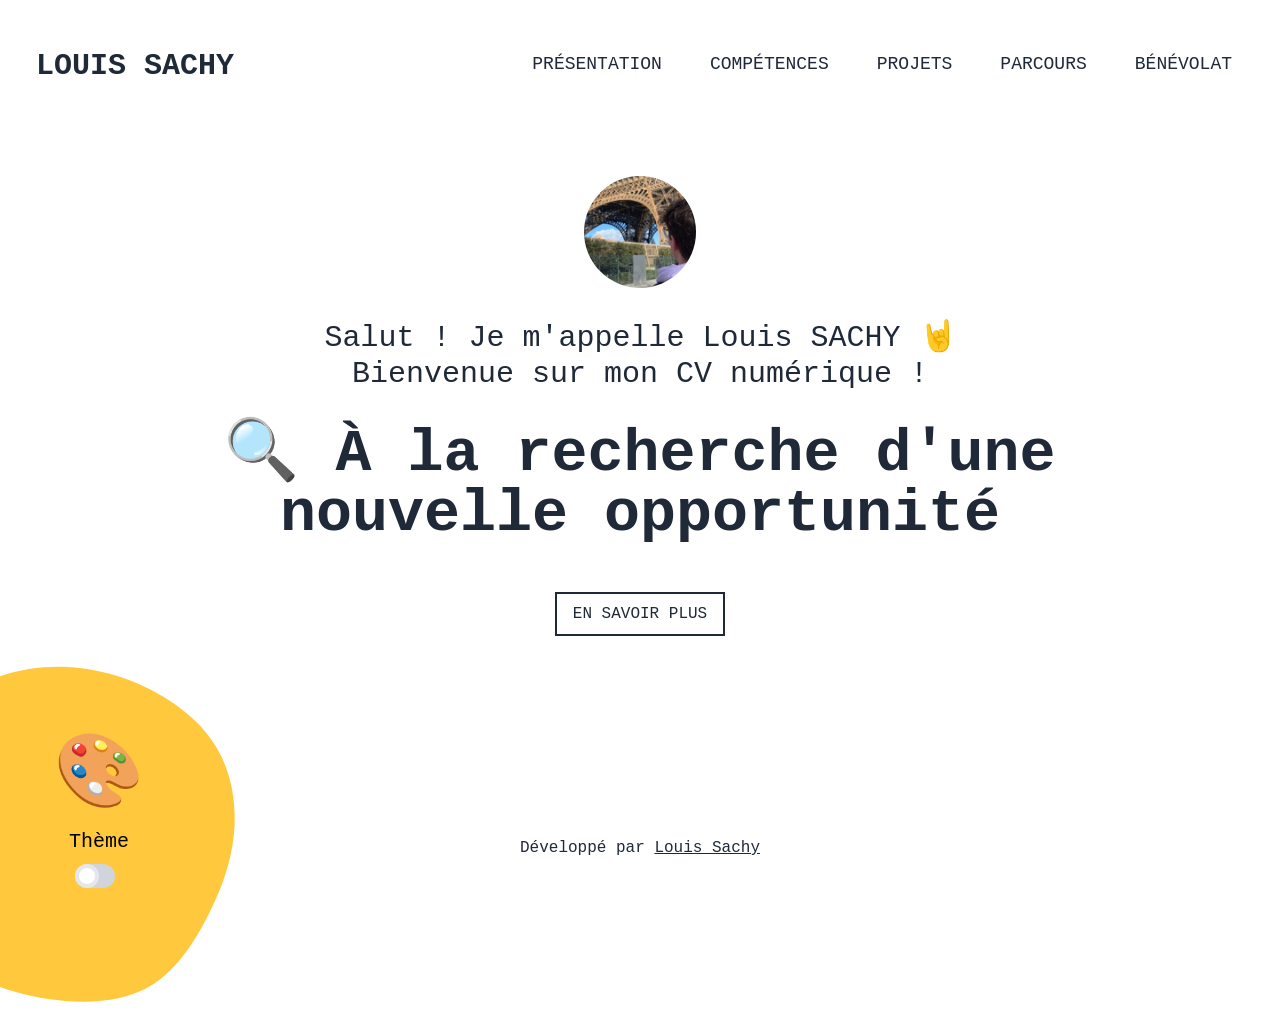
<file: index.html>
<!DOCTYPE html>
<html lang="fr">
<head>
    <meta charset="utf-8"/>
    <meta name="author" content="Louis Sachy, louisachy@icloud.com">
    <meta name="description" content="Je m'appelle Louis SACHY. N'hésitez pas à visiter ce site pour en apprendre davantage sur mon parcours professionnel, mes compétences ou bien mes projets."/>
    <meta name="keywords" content="louis sachy, développeur, louis, amiens, développeur amiens, louis amiens, développeur mobile, louis sachy amiens, développeur mobile louis sachy"/>
    <meta name="language" content="fr-FR">
    <meta name="robots" content="index,follow"/>
    <meta name="subject" content="CV numérique de Louis Sachy">
    <meta name="viewport" content="width=device-width, initial-scale=1.0">
    <title>Louis SACHY - Accueil</title>
    <script src="assets/js/navbar.js"></script>
    <script src="assets/js/theme.js"></script>
    <script src="assets/libs/tailwind.js"></script>
    <script src="assets/libs/fontawesome.js"></script>
</head>
<body class="font-mono bg-white relative lg:overflow-hidden lg:h-screen transition-colors duration-1000 theme">
    <div class="hidden md:block absolute -bottom-32 -left-32 w-96 h-96 z-40">
        <div class="absolute text-xl right-28 z-50 text-start top-1/4">
            <span class="text-7xl align-self">🎨</span>
            <p class="pt-4 text-center pb-2">Thème</p>
            <div class="flex justify-center">
                <div class="relative inline-block w-10 mr-2 align-middle select-none" id="test">
                    <input type="checkbox" name="themeToggle" id="themeToggle" onchange="changeTheme()" class="checked:bg-gray-800 outline-none focus:outline-none right-4 checked:right-0 duration-200 ease-in absolute block w-6 h-6 rounded-full bg-white border-4 appearance-none cursor-pointer"/>
                    <label for="themeToggle" class="block overflow-hidden h-6 rounded-full bg-gray-300 cursor-pointer"></label>
                </div>
            </div>
        </div>
        <svg viewBox="0 0 200 200" class="absolute w-full h-full" xmlns="http://www.w3.org/2000/svg">
            <path fill="#FFC83D" d="M44.7,-76.4C58.8,-69.2,71.8,-59.1,79.6,-45.8C87.4,-32.6,90,-16.3,88.5,-0.9C87,14.6,81.4,29.2,74.1,43.2C66.7,57.2,57.6,70.6,45,78.1C32.4,85.6,16.2,87.1,0.7,85.9C-14.8,84.7,-29.6,80.9,-43.9,74.4C-58.3,67.9,-72,58.7,-79.8,45.9C-87.7,33,-89.5,16.5,-88.9,0.3C-88.4,-15.9,-85.4,-31.7,-78.1,-45.4C-70.8,-59.1,-59.1,-70.6,-45.3,-77.9C-31.6,-85.3,-15.8,-88.5,-0.3,-88.1C15.3,-87.6,30.5,-83.5,44.7,-76.4Z" transform="translate(100 100)"/>
        </svg>
    </div>
    <main class="overflow-auto h-full">
        <header class="h-24 sm:h-32 flex items-center z-30 w-full">
            <div class="container mx-auto px-6 flex items-center justify-between">
                <div class="uppercase text-gray-800 font-black text-3xl flex items-center transition-colors duration-1000 theme">
                    <a href="index.html" class="text-3xl ml-3 mt-1 hover:text-amber-400">
                        <h1>
                            Louis SACHY
                        </h1>
                    </a>
                </div>
                <div class="flex items-center">
                    <nav class="font-sen text-gray-800 uppercase text-lg md:flex items-center hidden transition-colors duration-1000 theme">
                        <a href="presentation.html" class="py-2 px-6 flex hover:text-amber-400">Présentation</a>
                        <a href="competences.html" class="py-2 px-6 flex hover:text-amber-400">Compétences</a>
                        <a href="projets.html" class="py-2 px-6 flex hover:text-amber-400">Projets</a>
                        <a href="parcours.html" class="py-2 px-6 flex hover:text-amber-400">Parcours</a>
                        <a href="benevolat.html" class="py-2 px-6 flex hover:text-amber-400">Bénévolat</a>
                    </nav>
                    <button class="md:hidden flex flex-col ml-4" onclick="changeTheme()">
                        <i id="themeIcon" class="fa-solid fa-sun text-gray-800 hover:text-amber-400 text-3xl transition-colors duration-1000 theme"></i>
                    </button>
                    <button class="md:hidden flex flex-col ml-4" onclick="toggleNavbar()">
                        <i class="fas fa-bars-staggered text-gray-800 hover:text-amber-400 text-3xl transition-colors duration-1000 theme"></i>
                    </button>
                </div>
            </div>
        </header>
        <div class="hidden pb-4 md:hidden md:pb-0" id="mobile-menu">
            <ul class="font-sen text-gray-800 uppercase text-md md:flex items-center transition-colors duration-1000 theme">
                <li><a href="presentation.html" class="flex hover:text-amber-400 py-4 pl-4 sm:pl-16">Présentation</a></li>
                <li><a href="competences.html" class="flex hover:text-amber-400 py-4 pl-4 sm:pl-16">Compétences</a></li>
                <li><a href="projets.html" class="flex hover:text-amber-400 py-4 pl-4 sm:pl-16">Projets</a></li>
                <li><a href="parcours.html" class="flex hover:text-amber-400 py-4 pl-4 sm:pl-16">Parcours</a></li>
                <li><a href="benevolat.html" class="flex hover:text-amber-400 py-4 pl-4 sm:pl-16">Bénévolat</a></li>
            </ul>
        </div>
        <div class="flex relative z-20 items-center mt-8">
            <div class="container mx-auto px-6 flex flex-col justify-between items-center relative py-4">
                <div class="flex flex-col items-center">
                    <img src="assets/images/me.jpg" alt="Photo de moi regardant la tour Eiffel" class="rounded-full w-28 mx-auto"/>
                    <h1 class="max-w-5xl text-2xl md:text-3xl mt-8 mb-6 text-center text-gray-800 transition-colors duration-1000 theme">
                        Salut ! Je m'appelle Louis SACHY 🤘<br>Bienvenue sur mon CV numérique !
                    </h1>
                    <h2 class="max-w-4xl text-4xl md:text-6xl font-bold mx-auto text-gray-800 text-center py-2 transition-colors duration-1000 theme">
                        🔍 À la recherche d'une nouvelle opportunité
                    </h2>
                    <div class="flex items-center justify-center bg-transparent text-gray-800 transition-colors duration-1000 theme">
                        <a href="recherche.html" class="py-2 my-2 px-4 mt-8 md:my-10 border-2 border-gray-800 hover:border-amber-400 hover:bg-amber-400 hover:text-white theme-ignore-text-hover theme">
                            <span class="uppercase text-md">
                                En savoir plus
                            </span>
                        </a>
                    </div>
                </div>
            </div>
        </div>
        <footer class="w-full py-8">
            <div class="max-w-screen-xl mx-auto px-4">
                <div class="pt-8 flex max-w-xs mx-auto items-center justify-between">
                    <a href="mailto:louisachy@icloud.com" class="text-gray-800 transition-colors duration-1000 hover:transition-none theme">
                        <i class="fas fa-envelope text-2xl pr-8 hover:text-amber-400"></i>
                    </a>
                    <a href="https://www.linkedin.com/in/louis-sachy/" target="_blank" class="text-gray-800 transition-colors duration-1000 hover:transition-none theme">
                        <i class="fab fa-linkedin-in text-2xl pr-8 hover:text-amber-400"></i>
                    </a>
                    <a href="https://github.com/Loot1" target="_blank" class="text-gray-800 transition-colors duration-1000 theme">
                        <i class="fab fa-github text-2xl pr-8 hover:text-amber-400"></i>
                    </a>
                    <a href="https://gitlab.com/Loot1" target="_blank" class="text-gray-800 transition-colors duration-1000 hover:transition-none theme">
                        <i class="fab fa-gitlab text-2xl hover:text-amber-400"></i>
                    </a>
                </div>
                <div class="text-center text-gray-800 pt-10 sm:pt-12 font-light flex items-center justify-center transition-colors duration-1000 theme">
                    <span>Développé par 
                        <a href="https://www.linkedin.com/in/louis-sachy/" target="_blank" class="underline hover:text-amber-400"> Louis Sachy</a>
                    </span>
                </div>
            </div>
        </footer>
    </main>
</body>
</html>
</file>
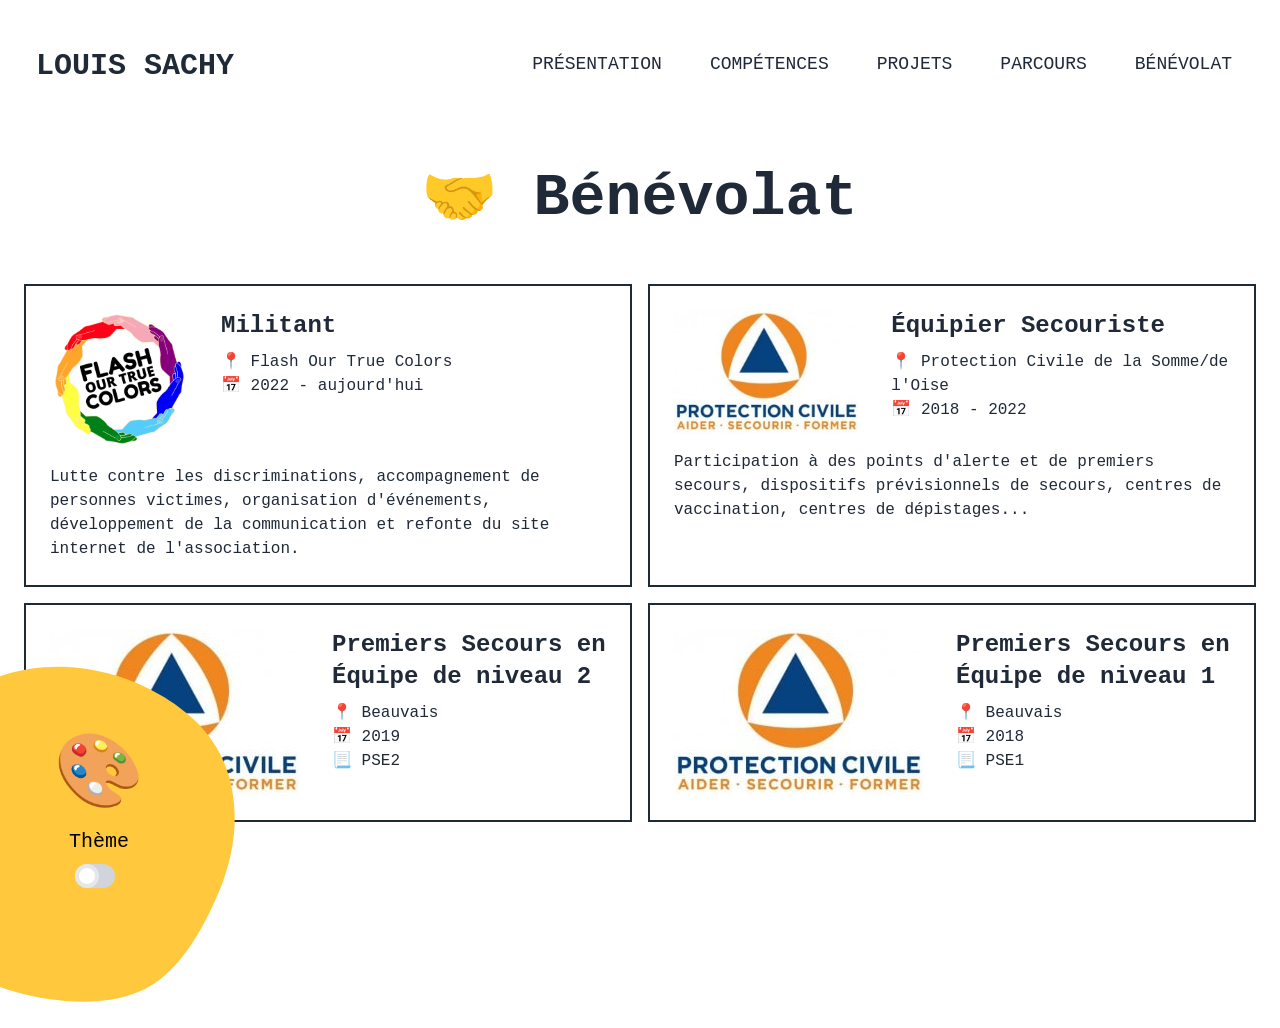
<file: benevolat.html>
<!DOCTYPE html>
<html lang="fr">
<head>
    <meta charset="utf-8"/>
    <meta name="author" content="Louis Sachy, louisachy@icloud.com">
    <meta name="description" content="Je m'appelle Louis SACHY. Bénévole depuis plusieurs années, mon expérience de bénévolat est disponible sur cette page."/>
    <meta name="keywords" content="louis sachy, développeur, louis, amiens, développeur amiens, louis amiens, développeur mobile, louis sachy amiens, développeur mobile louis sachy"/>
    <meta name="language" content="fr-FR">
    <meta name="robots" content="index,follow"/>
    <meta name="subject" content="Bénévolat de Louis Sachy">
    <meta name="viewport" content="width=device-width, initial-scale=1.0">
    <title>Louis SACHY - Bénévolat</title>
    <script src="assets/js/navbar.js"></script>
    <script src="assets/js/theme.js"></script>
    <script src="assets/libs/tailwind.js"></script>
    <script src="assets/libs/fontawesome.js"></script>
</head>
<body class="font-mono bg-white relative lg:overflow-hidden lg:h-screen transition-colors duration-1000 theme">
    <div class="hidden md:block absolute -bottom-32 -left-32 w-96 h-96 z-40">
        <div class="absolute text-xl right-28 z-50 text-start top-1/4">
            <span class="text-7xl align-self">🎨</span>
            <p class="pt-4 text-center pb-2">Thème</p>
            <div class="flex justify-center">
                <div class="relative inline-block w-10 mr-2 align-middle select-none" id="test">
                    <input type="checkbox" name="themeToggle" id="themeToggle" onchange="changeTheme()" class="checked:bg-gray-800 outline-none focus:outline-none right-4 checked:right-0 duration-200 ease-in absolute block w-6 h-6 rounded-full bg-white border-4 appearance-none cursor-pointer"/>
                    <label for="themeToggle" class="block overflow-hidden h-6 rounded-full bg-gray-300 cursor-pointer"></label>
                </div>
            </div>
        </div>
        <svg viewBox="0 0 200 200" class="absolute w-full h-full" xmlns="http://www.w3.org/2000/svg">
            <path fill="#FFC83D" d="M44.7,-76.4C58.8,-69.2,71.8,-59.1,79.6,-45.8C87.4,-32.6,90,-16.3,88.5,-0.9C87,14.6,81.4,29.2,74.1,43.2C66.7,57.2,57.6,70.6,45,78.1C32.4,85.6,16.2,87.1,0.7,85.9C-14.8,84.7,-29.6,80.9,-43.9,74.4C-58.3,67.9,-72,58.7,-79.8,45.9C-87.7,33,-89.5,16.5,-88.9,0.3C-88.4,-15.9,-85.4,-31.7,-78.1,-45.4C-70.8,-59.1,-59.1,-70.6,-45.3,-77.9C-31.6,-85.3,-15.8,-88.5,-0.3,-88.1C15.3,-87.6,30.5,-83.5,44.7,-76.4Z" transform="translate(100 100)"/>
        </svg>
    </div>
    <main class="overflow-auto h-full">
        <header class="h-24 sm:h-32 flex items-center z-30 w-full">
            <div class="container mx-auto px-6 flex items-center justify-between">
                <div class="uppercase text-gray-800 font-black text-3xl flex items-center transition-colors duration-1000 theme">
                    <a href="index.html" class="text-3xl ml-3 mt-1 hover:text-amber-400">Louis SACHY</a>
                </div>
                <div class="flex items-center">
                    <nav class="font-sen text-gray-800 uppercase text-lg md:flex items-center hidden transition-colors duration-1000 theme">
                        <a href="presentation.html" class="py-2 px-6 flex hover:text-amber-400">Présentation</a>
                        <a href="competences.html" class="py-2 px-6 flex hover:text-amber-400">Compétences</a>
                        <a href="projets.html" class="py-2 px-6 flex hover:text-amber-400">Projets</a>
                        <a href="parcours.html" class="py-2 px-6 flex hover:text-amber-400">Parcours</a>
                        <a href="benevolat.html" class="py-2 px-6 flex hover:text-amber-400">Bénévolat</a>
                    </nav>
                    <button class="md:hidden flex flex-col ml-4" onclick="changeTheme()">
                        <i id="themeIcon" class="fa-solid fa-sun text-gray-800 hover:text-amber-400 text-3xl transition-colors duration-1000 theme"></i>
                    </button>
                    <button class="md:hidden flex flex-col ml-4" onclick="toggleNavbar()">
                        <i class="fas fa-bars-staggered text-gray-800 hover:text-amber-400 text-3xl transition-colors duration-1000 theme"></i>
                    </button>
                </div>
            </div>
        </header>
        <div class="hidden pb-4 md:hidden md:pb-0" id="mobile-menu">
            <ul class="font-sen text-gray-800 uppercase text-md md:flex items-center transition-colors duration-1000 theme">
                <li><a href="presentation.html" class="flex hover:text-amber-400 py-4 pl-4 sm:pl-16">Présentation</a></li>
                <li><a href="competences.html" class="flex hover:text-amber-400 py-4 pl-4 sm:pl-16">Compétences</a></li>
                <li><a href="projets.html" class="flex hover:text-amber-400 py-4 pl-4 sm:pl-16">Projets</a></li>
                <li><a href="parcours.html" class="flex hover:text-amber-400 py-4 pl-4 sm:pl-16">Parcours</a></li>
                <li><a href="benevolat.html" class="flex hover:text-amber-400 py-4 pl-4 sm:pl-16">Bénévolat</a></li>
            </ul>
        </div>
        <div class="flex flex-col relative z-20 items-center mt-8">
            <h1 class="max-w-4xl text-4xl md:text-6xl font-bold text-gray-800 text-center py-2 transition-colors duration-1000 theme">
                🤝 Bénévolat
            </h1>
            <div class="container flex flex-col justify-between items-center relative py-4 mt-8 mx-auto px-6">
                <div class="grid lg:grid-cols-2 gap-4">
                    <div class="bg-transparent p-4 md:p-6 border-2 border-gray-800 text-gray-800 transition-colors duration-1000 theme">
                        <div class="flex flex-row">
                            <img src="assets/images/logos/Flash-Our-True-Colors.png" alt="Logo de Flash Our True Colors" class="w-1/4 md:max-w-1/2 object-contain">
                            <div class="ml-4 md:ml-8">
                                <h2 class="mb-2 text-2xl font-bold">Militant</h2>
                                <p>📍 Flash Our True Colors</p>
                                <p>📅 2022 - aujourd'hui</p>
                            </div>
                        </div>
                        <p class="mt-4">Lutte contre les discriminations, accompagnement de personnes victimes, organisation d'événements, développement de la communication et refonte du site internet de l'association.</p>
                    </div>
                    <div class="bg-transparent p-4 md:p-6 border-2 border-gray-800 text-gray-800 transition-colors duration-1000 theme">
                        <div class="flex flex-row">
                            <img src="assets/images/logos/Protection-Civile.jpg" alt="Logo de la Protection Civile" class="w-1/3 md:max-w-1/2 object-contain">
                            <div class="ml-4 md:ml-8">
                                <h2 class="mb-2 text-2xl font-bold">Équipier Secouriste</h2>
                                <p>📍 Protection Civile de la Somme/de l'Oise</p>
                                <p>📅 2018 - 2022</p>
                            </div>
                        </div>
                        <p class="mt-4">Participation à des points d'alerte et de premiers secours, dispositifs prévisionnels de secours, centres de vaccination, centres de dépistages...</p>
                    </div>
                    <div class="flex flex-row bg-transparent p-4 md:p-6 border-2 border-gray-800 text-gray-800 transition-colors duration-1000 theme">
                        <img src="assets/images/logos/Protection-Civile.jpg" alt="Logo de la Protection Civile" class="w-1/3 md:w-1/2 object-contain">
                        <div class="ml-4 md:ml-8">
                            <h2 class="mb-2 text-2xl font-bold">Premiers Secours en Équipe de niveau 2</h2>
                            <p>📍 Beauvais</p>
                            <p>📅 2019</p>
                            <p>📃 PSE2</p>
                        </div>
                    </div>
                    <div class="flex flex-row bg-transparent p-4 md:p-6 border-2 border-gray-800 text-gray-800 transition-colors duration-1000 theme">
                        <img src="assets/images/logos/Protection-Civile.jpg" alt="Logo de la Protection Civile" class="w-1/3 md:w-1/2 object-contain">
                        <div class="ml-4 md:ml-8">
                            <h2 class="mb-2 text-2xl font-bold">Premiers Secours en Équipe de niveau 1</h2>
                            <p>📍 Beauvais</p>
                            <p>📅 2018</p>
                            <p>📃 PSE1</p>
                        </div>
                    </div>
                </div>
            </div>
        </div>
        <footer class="w-full py-8">
            <div class="max-w-screen-xl mx-auto px-4">
                <div class="pt-8 flex max-w-xs mx-auto items-center justify-between">
                    <a href="mailto:louisachy@icloud.com" class="text-gray-800 transition-colors duration-1000 hover:transition-none theme">
                        <i class="fas fa-envelope text-2xl pr-8 hover:text-amber-400"></i>
                    </a>
                    <a href="https://www.linkedin.com/in/louis-sachy/" target="_blank" class="text-gray-800 transition-colors duration-1000 hover:transition-none theme">
                        <i class="fab fa-linkedin-in text-2xl pr-8 hover:text-amber-400"></i>
                    </a>
                    <a href="https://github.com/Loot1" target="_blank" class="text-gray-800 transition-colors duration-1000 theme">
                        <i class="fab fa-github text-2xl pr-8 hover:text-amber-400"></i>
                    </a>
                    <a href="https://gitlab.com/Loot1" target="_blank" class="text-gray-800 transition-colors duration-1000 hover:transition-none theme">
                        <i class="fab fa-gitlab text-2xl hover:text-amber-400"></i>
                    </a>
                </div>
                <div class="text-center text-gray-800 pt-10 sm:pt-12 font-light flex items-center justify-center transition-colors duration-1000 theme">
                    <span>Développé par 
                        <a href="https://www.linkedin.com/in/louis-sachy/" target="_blank" class="underline hover:text-amber-400"> Louis Sachy</a>
                    </span>
                </div>
            </div>
        </footer>
    </main>
</body>

</html>
</file>
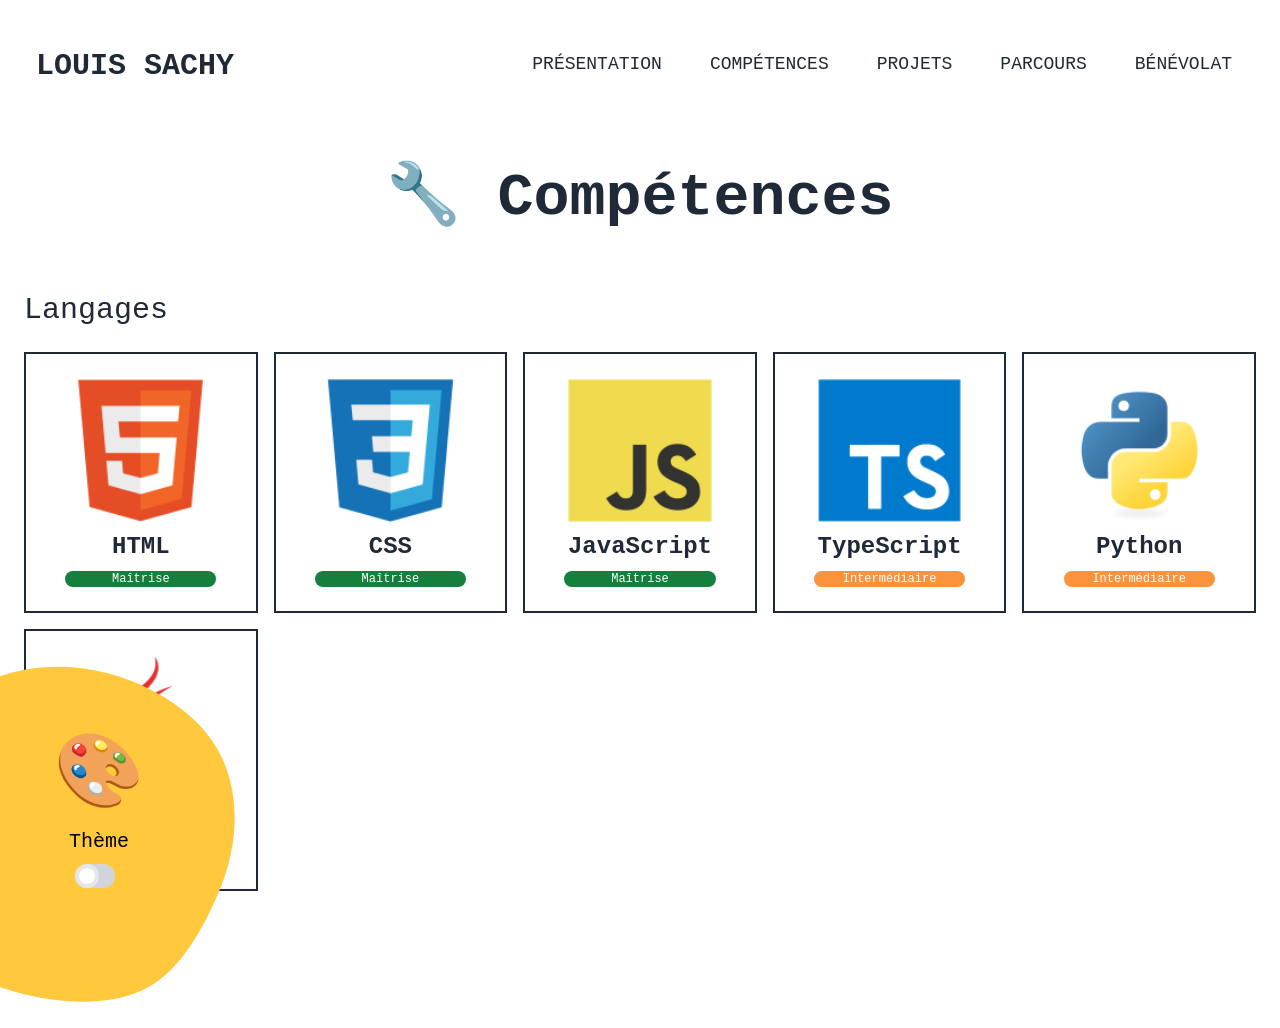
<file: competences.html>
<!DOCTYPE html>
<html lang="fr">
<head>
    <meta charset="utf-8"/>
    <meta name="author" content="Louis Sachy, louisachy@icloud.com">
    <meta name="description" content="Je m'appelle Louis SACHY et ce site constitue mon CV numérique. Cette page contient mes divers domaines de compétences."/>
    <meta name="keywords" content="louis sachy, développeur, louis, amiens, développeur amiens, louis amiens, développeur mobile, louis sachy amiens, développeur mobile louis sachy"/>
    <meta name="language" content="fr-FR">
    <meta name="robots" content="index,follow"/>
    <meta name="subject" content="Compétences de Louis Sachy">
    <meta name="viewport" content="width=device-width, initial-scale=1.0">
    <title>Louis SACHY - Compétences</title>
    <script src="assets/js/navbar.js"></script>
    <script src="assets/js/theme.js"></script>
    <script src="assets/libs/tailwind.js"></script>
    <script src="assets/libs/fontawesome.js"></script>
</head>
<body class="font-mono bg-white relative lg:overflow-hidden lg:h-screen transition-colors duration-1000 theme">
    <div class="hidden md:block absolute -bottom-32 -left-32 w-96 h-96 z-40">
        <div class="absolute text-xl right-28 z-50 text-start top-1/4">
            <span class="text-7xl align-self">🎨</span>
            <p class="pt-4 text-center pb-2">Thème</p>
            <div class="flex justify-center">
                <div class="relative inline-block w-10 mr-2 align-middle select-none" id="test">
                    <input type="checkbox" name="themeToggle" id="themeToggle" onchange="changeTheme()" class="checked:bg-gray-800 outline-none focus:outline-none right-4 checked:right-0 duration-200 ease-in absolute block w-6 h-6 rounded-full bg-white border-4 appearance-none cursor-pointer"/>
                    <label for="themeToggle" class="block overflow-hidden h-6 rounded-full bg-gray-300 cursor-pointer"></label>
                </div>
            </div>
        </div>
        <svg viewBox="0 0 200 200" class="absolute w-full h-full" xmlns="http://www.w3.org/2000/svg">
            <path fill="#FFC83D" d="M44.7,-76.4C58.8,-69.2,71.8,-59.1,79.6,-45.8C87.4,-32.6,90,-16.3,88.5,-0.9C87,14.6,81.4,29.2,74.1,43.2C66.7,57.2,57.6,70.6,45,78.1C32.4,85.6,16.2,87.1,0.7,85.9C-14.8,84.7,-29.6,80.9,-43.9,74.4C-58.3,67.9,-72,58.7,-79.8,45.9C-87.7,33,-89.5,16.5,-88.9,0.3C-88.4,-15.9,-85.4,-31.7,-78.1,-45.4C-70.8,-59.1,-59.1,-70.6,-45.3,-77.9C-31.6,-85.3,-15.8,-88.5,-0.3,-88.1C15.3,-87.6,30.5,-83.5,44.7,-76.4Z" transform="translate(100 100)"/>
        </svg>
    </div>
    <main class="overflow-auto h-full">
        <header class="h-24 sm:h-32 flex items-center z-30 w-full">
            <div class="container mx-auto px-6 flex items-center justify-between">
                <div class="uppercase text-gray-800 font-black text-3xl flex items-center transition-colors duration-1000 theme">
                    <a href="index.html" class="text-3xl ml-3 mt-1 hover:text-amber-400">Louis SACHY</a>
                </div>
                <div class="flex items-center">
                    <nav class="font-sen text-gray-800 uppercase text-lg md:flex items-center hidden transition-colors duration-1000 theme">
                        <a href="presentation.html" class="py-2 px-6 flex hover:text-amber-400">Présentation</a>
                        <a href="competences.html" class="py-2 px-6 flex hover:text-amber-400">Compétences</a>
                        <a href="projets.html" class="py-2 px-6 flex hover:text-amber-400">Projets</a>
                        <a href="parcours.html" class="py-2 px-6 flex hover:text-amber-400">Parcours</a>
                        <a href="benevolat.html" class="py-2 px-6 flex hover:text-amber-400">Bénévolat</a>
                    </nav>
                    <button class="md:hidden flex flex-col ml-4" onclick="changeTheme()">
                        <i id="themeIcon" class="fa-solid fa-sun text-gray-800 hover:text-amber-400 text-3xl transition-colors duration-1000 theme"></i>
                    </button>
                    <button class="md:hidden flex flex-col ml-4" onclick="toggleNavbar()">
                        <i class="fas fa-bars-staggered text-gray-800 hover:text-amber-400 text-3xl transition-colors duration-1000 theme"></i>
                    </button>
                </div>
            </div>
        </header>
        <div class="hidden pb-4 md:hidden md:pb-0" id="mobile-menu">
            <ul class="font-sen text-gray-800 uppercase text-md md:flex items-center transition-colors duration-1000 theme">
                <li><a href="presentation.html" class="flex hover:text-amber-400 py-4 pl-4 sm:pl-16">Présentation</a></li>
                <li><a href="competences.html" class="flex hover:text-amber-400 py-4 pl-4 sm:pl-16">Compétences</a></li>
                <li><a href="projets.html" class="flex hover:text-amber-400 py-4 pl-4 sm:pl-16">Projets</a></li>
                <li><a href="parcours.html" class="flex hover:text-amber-400 py-4 pl-4 sm:pl-16">Parcours</a></li>
                <li><a href="benevolat.html" class="flex hover:text-amber-400 py-4 pl-4 sm:pl-16">Bénévolat</a></li>
            </ul>
        </div>
        <div class="flex flex-col relative z-20 items-center mt-8">
            <h1 class="max-w-4xl text-4xl md:text-6xl font-bold text-gray-800 text-center py-2 transition-colors duration-1000 theme">
                🔧 Compétences
            </h1>
            <div class="container px-6 flex flex-col justify-between items-center relative py-4">
                <div class="grid grid-cols-2 sm:grid-cols-3 md:grid-cols-4 xl:grid-cols-5 2xl:grid-cols-6 gap-4">
                    <h2 class="self-start mt-8 max-w-5xl text-2xl md:text-3xl text-gray-800 py-2 col-span-2 sm:col-span-3 md:col-span-4 xl:col-span-5 2xl:col-span-6 transition-colors duration-1000 theme">
                        Langages
                    </h2>
                    <div class="flex flex-col items-center bg-transparent p-4 md:p-6 border-2 border-gray-800 text-gray-800 transition-colors duration-1000 theme">
                        <img src="assets/images/skills/html.png" alt="Logo de HTML5" class="w-4/5 object-contain">
                        <h3 class="text-center my-2 text-lg lg:text-2xl font-bold">HTML</h3>
                        <div class="w-5/6 h-4 text-center text-xs text-white bg-green-700 rounded-full">
                            Maîtrise
                        </div>
                    </div>
                    <div class="flex flex-col items-center bg-transparent p-4 md:p-6 border-2 border-gray-800 text-gray-800 transition-colors duration-1000 theme">
                        <img src="assets/images/skills/css.png" alt="Logo de CSS3" class="w-4/5 object-contain">
                        <h3 class="text-center my-2 text-lg lg:text-2xl font-bold">CSS</h3>
                        <div class="w-5/6 h-4 text-center text-xs text-white bg-green-700 rounded-full">
                            Maîtrise
                        </div>
                    </div>
                    <div class="flex flex-col items-center bg-transparent p-4 md:p-6 border-2 border-gray-800 text-gray-800 transition-colors duration-1000 theme">
                        <img src="assets/images/skills/javascript.png" alt="Logo de JavaScript" class="w-4/5 object-contain">
                        <h3 class="text-center my-2 text-lg lg:text-2xl font-bold">JavaScript</h3>
                        <div class="w-5/6 h-4 text-center text-xs text-white bg-green-700 rounded-full">
                            Maîtrise
                        </div>
                    </div>
                    <div class="flex flex-col items-center bg-transparent p-4 md:p-6 border-2 border-gray-800 text-gray-800 transition-colors duration-1000 theme">
                        <img src="assets/images/skills/typescript.png" alt="Logo de TypeScript" class="w-4/5 object-contain">
                        <h3 class="text-center my-2 text-lg lg:text-2xl font-bold">TypeScript</h3>
                        <div class="w-5/6 h-4 text-center text-xs text-white bg-orange-400 rounded-full">
                            Intermédiaire
                        </div>
                    </div>
                    <div class="flex flex-col items-center bg-transparent p-4 md:p-6 border-2 border-gray-800 text-gray-800 transition-colors duration-1000 theme">
                        <img src="assets/images/skills/python.png" alt="Logo de Python" class="w-4/5 object-contain">
                        <h3 class="text-center my-2 text-lg lg:text-2xl font-bold">Python</h3>
                        <div class="w-5/6 h-4 text-center text-xs text-white bg-orange-400 rounded-full">
                            Intermédiaire
                        </div>
                    </div>
                    <div class="flex flex-col items-center bg-transparent p-4 md:p-6 border-2 border-gray-800 text-gray-800 transition-colors duration-1000 theme">
                        <img src="assets/images/skills/java.png" alt="Logo de Java" class="w-4/5 object-contain">
                        <h3 class="text-center my-2 text-lg lg:text-2xl font-bold">Java</h3>
                        <div class="w-5/6 h-4 text-center text-xs text-white bg-orange-400 rounded-full">
                            Intermédiaire
                        </div>
                    </div>
                    <h2 class="self-start mt-8 max-w-5xl text-2xl md:text-3xl text-gray-800 py-2 col-span-2 sm:col-span-3 md:col-span-4 xl:col-span-5 2xl:col-span-6 transition-colors duration-1000 theme">
                        Frameworks / Librairies
                    </h2>
                    <div class="flex flex-col items-center bg-transparent p-4 md:p-6 border-2 border-gray-800 text-gray-800 transition-colors duration-1000 theme">
                        <img src="assets/images/skills/sass.png" alt="Logo de Sass" class="w-4/5 object-contain">
                        <h3 class="text-center my-2 text-lg lg:text-2xl font-bold">Sass</h3>
                        <div class="w-5/6 h-4 text-center text-xs text-white bg-orange-400 rounded-full">
                            Intermédiaire
                        </div>
                    </div>
                    <div class="flex flex-col items-center bg-transparent p-4 md:p-6 border-2 border-gray-800 text-gray-800 transition-colors duration-1000 theme">
                        <img src="assets/images/skills/bootstrap.png" alt="Logo de Bootstrap" class="w-4/5 object-contain">
                        <h3 class="text-center my-2 text-lg lg:text-2xl font-bold">Bootstrap</h3>
                        <div class="w-5/6 h-4 text-center text-xs text-white bg-green-700 rounded-full">
                            Maîtrise
                        </div>
                    </div>
                    <div class="flex flex-col items-center bg-transparent p-4 md:p-6 border-2 border-gray-800 text-gray-800 transition-colors duration-1000 theme">
                        <img src="assets/images/skills/tailwindcss.png" alt="Logo de TailwindCSS" class="w-4/5 object-contain">
                        <h3 class="text-center my-2 text-lg lg:text-2xl font-bold">TailwindCSS</h3>
                        <div class="w-5/6 h-4 text-center text-xs text-white bg-green-700 rounded-full">
                            Maîtrise
                        </div>
                    </div>
                    <div class="flex flex-col items-center bg-transparent p-4 md:p-6 border-2 border-gray-800 text-gray-800 transition-colors duration-1000 theme">
                        <img src="assets/images/skills/jquery.png" alt="Logo de jQuery" class="w-4/5 object-contain">
                        <h3 class="text-center my-2 text-lg lg:text-2xl font-bold">jQuery</h3>
                        <div class="w-5/6 h-4 text-center text-xs text-white bg-orange-400 rounded-full">
                            Intermédiaire
                        </div>
                    </div>
                    <div class="flex flex-col items-center bg-transparent p-4 md:p-6 border-2 border-gray-800 text-gray-800 transition-colors duration-1000 theme">
                        <img src="assets/images/skills/nodejs.png" alt="Logo de Node.js" class="w-4/5 object-contain">
                        <h3 class="text-center my-2 text-lg lg:text-2xl font-bold">Node.js</h3>
                        <div class="w-5/6 h-4 text-center text-xs text-white bg-blue-500 rounded-full">
                            Avancé
                        </div>
                    </div>
                    <div class="flex flex-col items-center bg-transparent p-4 md:p-6 border-2 border-gray-800 text-gray-800 transition-colors duration-1000 theme">
                        <img src="assets/images/skills/discordjs.png" alt="Logo de Discord.js" class="w-4/5 object-contain">
                        <h3 class="text-center my-2 text-lg lg:text-2xl font-bold">Discord.js</h3>
                        <div class="w-5/6 h-4 text-center text-xs text-white bg-green-700 rounded-full">
                            Maîtrise
                        </div>
                    </div>
                    <div class="flex flex-col items-center bg-transparent p-4 md:p-6 border-2 border-gray-800 text-gray-800 transition-colors duration-1000 theme">
                        <img src="assets/images/skills/react.png" alt="Logo de React.js" class="w-4/5 object-contain">
                        <h3 class="text-center my-2 text-lg lg:text-2xl font-bold">React.js</h3>
                        <div class="w-5/6 h-4 text-center text-xs text-white bg-green-700 rounded-full">
                            Maîtrise
                        </div>
                    </div>
                    <div class="flex flex-col items-center bg-transparent p-4 md:p-6 border-2 border-gray-800 text-gray-800 transition-colors duration-1000 theme">
                        <img src="assets/images/skills/react.png" alt="Logo de React-Native" class="w-4/5 object-contain">
                        <h3 class="text-center my-2 text-lg lg:text-2xl font-bold">React-Native</h3>
                        <div class="w-5/6 h-4 text-center text-xs text-white bg-green-700 rounded-full">
                            Maîtrise
                        </div>
                    </div>
                    <div class="flex flex-col items-center bg-transparent p-4 md:p-6 border-2 border-gray-800 text-gray-800 transition-colors duration-1000 theme">
                        <img src="assets/images/skills/expo.png" alt="Logo de Expo" class="w-4/5 object-contain">
                        <h3 class="text-center my-2 text-lg lg:text-2xl font-bold">Expo</h3>
                        <div class="w-5/6 h-4 text-center text-xs text-white bg-green-700 rounded-full">
                            Maîtrise
                        </div>
                    </div>
                    <div class="flex flex-col items-center bg-transparent p-4 md:p-6 border-2 border-gray-800 text-gray-800 transition-colors duration-1000 theme">
                        <img src="assets/images/skills/redux.png" alt="Logo de Redux.js" class="w-4/5 object-contain">
                        <h3 class="text-center my-2 text-lg lg:text-2xl font-bold">Redux.js</h3>
                        <div class="w-5/6 h-4 text-center text-xs text-white bg-orange-400 rounded-full">
                            Intermédiaire
                        </div>
                    </div>
                    <div class="flex flex-col items-center bg-transparent p-4 md:p-6 border-2 border-gray-800 text-gray-800 transition-colors duration-1000 theme">
                        <img src="assets/images/skills/express.png" alt="Logo de Express.js" class="w-4/5 object-contain">
                        <h3 class="text-center my-2 text-lg lg:text-2xl font-bold">Express.js</h3>
                        <div class="w-5/6 h-4 text-center text-xs text-white bg-orange-400 rounded-full">
                            Intermédiaire
                        </div>
                    </div>
                    <div class="flex flex-col items-center bg-transparent p-4 md:p-6 border-2 border-gray-800 text-gray-800 transition-colors duration-1000 theme">
                        <img src="assets/images/skills/nestjs.png" alt="Logo de Nest.js" class="w-4/5 object-contain">
                        <h3 class="text-center my-2 text-lg lg:text-2xl font-bold">Nest.js</h3>
                        <div class="w-5/6 h-4 text-center text-xs text-white bg-orange-400 rounded-full">
                            Intermédiaire
                        </div>
                    </div>
                    <div class="flex flex-col items-center bg-transparent p-4 md:p-6 border-2 border-gray-800 text-gray-800 transition-colors duration-1000 theme">
                        <img src="assets/images/skills/electron.png" alt="Logo de Electron.js" class="w-4/5 object-contain">
                        <h3 class="text-center my-2 text-lg lg:text-2xl font-bold">Electron.js</h3>
                        <div class="w-5/6 h-4 text-center text-xs text-white bg-orange-400 rounded-full">
                            Intermédiaire
                        </div>
                    </div>
                    <h2 class="self-start mt-8 max-w-5xl text-2xl md:text-3xl text-gray-800 py-2 col-span-2 sm:col-span-3 md:col-span-4 xl:col-span-5 2xl:col-span-6 transition-colors duration-1000 theme">
                        Bases de données
                    </h2>
                    <div class="flex flex-col items-center bg-transparent p-4 md:p-6 border-2 border-gray-800 text-gray-800 transition-colors duration-1000 theme">
                        <img src="assets/images/skills/firebase.png" alt="Logo de Firebase" class="w-4/5 object-contain">
                        <h3 class="text-center my-2 text-lg lg:text-2xl font-bold">Firebase</h3>
                    </div>
                    <div class="flex flex-col items-center bg-transparent p-4 md:p-6 border-2 border-gray-800 text-gray-800 transition-colors duration-1000 theme">
                        <img src="assets/images/skills/mongodb.png" alt="Logo de MongoDB" class="w-4/5 object-contain">
                        <h3 class="text-center my-2 text-lg lg:text-2xl font-bold">MongoDB</h3>
                    </div>
                    <div class="flex flex-col items-center bg-transparent p-4 md:p-6 border-2 border-gray-800 text-gray-800 transition-colors duration-1000 theme">
                        <img src="assets/images/skills/mysql.png" alt="Logo de MySQL" class="w-4/5 object-contain">
                        <h3 class="text-center my-2 text-lg lg:text-2xl font-bold">MySQL</h3>
                    </div>
                    <h2 class="self-start mt-8 max-w-5xl text-2xl md:text-3xl text-gray-800 py-2 col-span-2 sm:col-span-3 md:col-span-4 xl:col-span-5 2xl:col-span-6 transition-colors duration-1000 theme">
                        Gestion de projet
                    </h2>
                    <div class="flex flex-col items-center bg-transparent p-4 md:p-6 border-2 border-gray-800 text-gray-800 transition-colors duration-1000 theme">
                        <h3 class="text-center my-2 text-lg lg:text-2xl font-bold">Méthode agile SCRUM</h3>
                    </div>
                    <div class="flex flex-col items-center bg-transparent p-4 md:p-6 border-2 border-gray-800 text-gray-800 transition-colors duration-1000 theme">
                        <h3 class="text-center my-2 text-lg lg:text-2xl font-bold">Présentation orale</h3>
                    </div>
                    <h2 class="self-start mt-8 max-w-5xl text-2xl md:text-3xl text-gray-800 py-2 col-span-2 sm:col-span-3 md:col-span-4 xl:col-span-5 2xl:col-span-6 transition-colors duration-1000 theme">
                        Communication et marketing
                    </h2>
                    <div class="flex flex-col items-center bg-transparent p-4 md:p-6 border-2 border-gray-800 text-gray-800 transition-colors duration-1000 theme">
                        <h3 class="text-center my-2 text-lg lg:text-2xl font-bold">Réseaux sociaux</h3>
                    </div>
                    <div class="flex flex-col items-center bg-transparent p-4 md:p-6 border-2 border-gray-800 text-gray-800 transition-colors duration-1000 theme">
                        <h3 class="text-center my-2 text-lg lg:text-2xl font-bold">Référencement naturel (SEO)</h3>
                    </div>
                    <div class="flex flex-col items-center bg-transparent p-4 md:p-6 border-2 border-gray-800 text-gray-800 transition-colors duration-1000 theme">
                        <img src="assets/images/skills/canva.png" alt="Logo de Canva" class="w-4/5 object-contain">
                    </div>
                    <div class="flex flex-col items-center bg-transparent p-4 md:p-6 border-2 border-gray-800 text-gray-800 transition-colors duration-1000 theme">
                        <h3 class="text-center my-2 text-lg lg:text-2xl font-bold">Rédaction</h3>
                    </div>
                    <h2 class="self-start mt-8 max-w-5xl text-2xl md:text-3xl text-gray-800 py-2 col-span-2 sm:col-span-3 md:col-span-4 xl:col-span-5 2xl:col-span-6 transition-colors duration-1000 theme">
                        Outils
                    </h2>
                    <div class="flex flex-col items-center bg-transparent p-4 md:p-6 border-2 border-gray-800 text-gray-800 transition-colors duration-1000 theme">
                        <img src="assets/images/skills/wordpress.png" alt="Logo de Wordpress" class="w-4/5 object-contain">
                        <h3 class="text-center my-2 text-lg lg:text-2xl font-bold">Wordpress</h3>
                    </div>
                    <div class="flex flex-col items-center bg-transparent p-4 md:p-6 border-2 border-gray-800 text-gray-800 transition-colors duration-1000 theme">
                        <img src="assets/images/skills/vscode.png" alt="Logo de Visual Studio Code" class="w-4/5 object-contain">
                        <h3 class="text-center my-2 text-lg lg:text-2xl font-bold">Visual Studio Code</h3>
                    </div>
                    <div class="flex flex-col items-center bg-transparent p-4 md:p-6 border-2 border-gray-800 text-gray-800 transition-colors duration-1000 theme">
                        <img src="assets/images/skills/androidstudio.png" alt="Logo de Android Studio" class="w-4/5 object-contain">
                        <h3 class="text-center my-2 text-lg lg:text-2xl font-bold">Android Studio</h3>
                    </div>
                    <div class="flex flex-col items-center bg-transparent p-4 md:p-6 border-2 border-gray-800 text-gray-800 transition-colors duration-1000 theme">
                        <img src="assets/images/skills/eclipse.png" alt="Logo de Eclipse" class="w-4/5 object-contain">
                        <h3 class="text-center my-2 text-lg lg:text-2xl font-bold">Eclipse</h3>
                    </div>
                    <div class="flex flex-col items-center bg-transparent p-4 md:p-6 border-2 border-gray-800 text-gray-800 transition-colors duration-1000 theme">
                        <img src="assets/images/skills/adobexd.png" alt="Logo de AdobeXD" class="w-4/5 object-contain">
                        <h3 class="text-center my-2 text-lg lg:text-2xl font-bold">AdobeXD</h3>
                    </div>
                    <div class="flex flex-col items-center bg-transparent p-4 md:p-6 border-2 border-gray-800 text-gray-800 transition-colors duration-1000 theme">
                        <img src="assets/images/skills/figma.png" alt="Logo de Figma" class="w-4/5 object-contain">
                        <h3 class="text-center my-2 text-lg lg:text-2xl font-bold">Figma</h3>
                    </div>
                    <div class="flex flex-col items-center bg-transparent p-4 md:p-6 border-2 border-gray-800 text-gray-800 transition-colors duration-1000 theme">
                        <img src="assets/images/skills/trello.png" alt="Logo de Trello" class="w-4/5 object-contain">
                        <h3 class="text-center my-2 text-lg lg:text-2xl font-bold">Trello</h3>
                    </div>
                    <div class="flex flex-col items-center bg-transparent p-4 md:p-6 border-2 border-gray-800 text-gray-800 transition-colors duration-1000 theme">
                        <img src="assets/images/skills/notion.png" alt="Logo de Notion" class="w-4/5 object-contain">
                        <h3 class="text-center my-2 text-lg lg:text-2xl font-bold">Notion</h3>
                    </div>
                    <div class="flex flex-col items-center bg-transparent p-4 md:p-6 border-2 border-gray-800 text-gray-800 transition-colors duration-1000 theme">
                        <img src="assets/images/skills/filezilla.png" alt="Logo de FileZilla" class="w-4/5 object-contain">
                        <h3 class="text-center my-2 text-lg lg:text-2xl font-bold">FileZilla</h3>
                    </div>
                    <div class="flex flex-col items-center bg-transparent p-4 md:p-6 border-2 border-gray-800 text-gray-800 transition-colors duration-1000 theme">
                        <img src="assets/images/skills/git.png" alt="Logo de Git" class="w-4/5 object-contain">
                        <h3 class="text-center my-2 text-lg lg:text-2xl font-bold">Git</h3>
                    </div>
                    <div class="flex flex-col items-center bg-transparent p-4 md:p-6 border-2 border-gray-800 text-gray-800 transition-colors duration-1000 theme">
                        <img src="assets/images/skills/npm.png" alt="Logo de npm" class="w-4/5 object-contain">
                        <h3 class="text-center my-2 text-lg lg:text-2xl font-bold">npm</h3>
                    </div>
                </div>
            </div>
        </div>
        <footer class="w-full py-8">
            <div class="max-w-screen-xl mx-auto px-4">
                <div class="pt-8 flex max-w-xs mx-auto items-center justify-between">
                    <a href="mailto:louisachy@icloud.com" class="text-gray-800 transition-colors duration-1000 hover:transition-none theme">
                        <i class="fas fa-envelope text-2xl pr-8 hover:text-amber-400"></i>
                    </a>
                    <a href="https://www.linkedin.com/in/louis-sachy/" target="_blank" class="text-gray-800 transition-colors duration-1000 hover:transition-none theme">
                        <i class="fab fa-linkedin-in text-2xl pr-8 hover:text-amber-400"></i>
                    </a>
                    <a href="https://github.com/Loot1" target="_blank" class="text-gray-800 transition-colors duration-1000 theme">
                        <i class="fab fa-github text-2xl pr-8 hover:text-amber-400"></i>
                    </a>
                    <a href="https://gitlab.com/Loot1" target="_blank" class="text-gray-800 transition-colors duration-1000 hover:transition-none theme">
                        <i class="fab fa-gitlab text-2xl hover:text-amber-400"></i>
                    </a>
                </div>
                <div class="text-center text-gray-800 pt-10 sm:pt-12 font-light flex items-center justify-center transition-colors duration-1000 theme">
                    <span>Développé par 
                        <a href="https://www.linkedin.com/in/louis-sachy/" target="_blank" class="underline hover:text-amber-400"> Louis Sachy</a>
                    </span>
                </div>
            </div>
        </footer>
    </main>
</body>

</html>
</file>
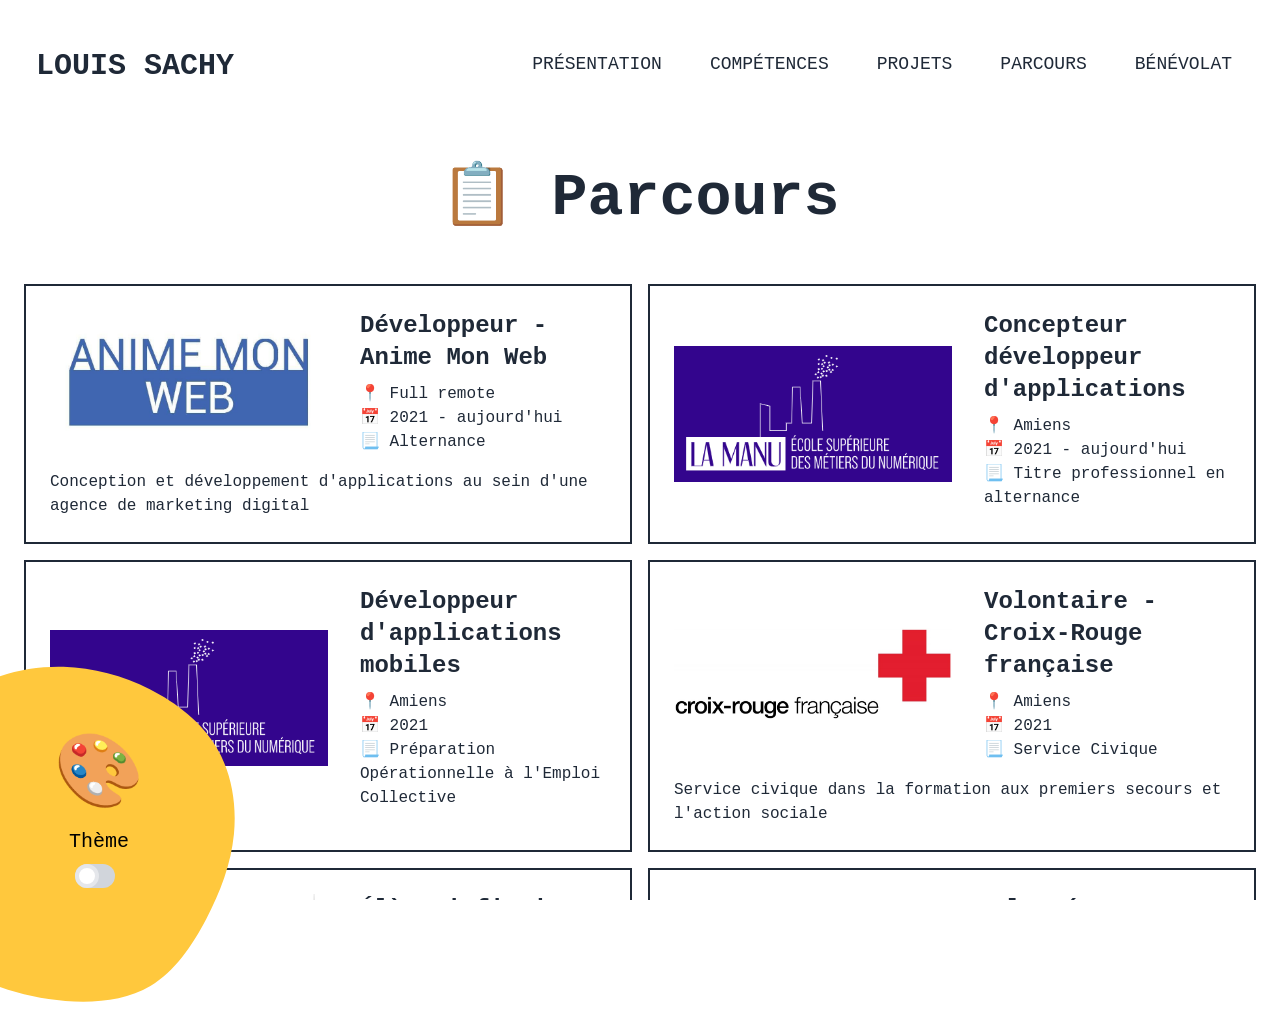
<file: parcours.html>
<!DOCTYPE html>
<html lang="fr">
<head>
    <meta charset="utf-8"/>
    <meta name="author" content="Louis Sachy, louisachy@icloud.com">
    <meta name="description" content="Je m'appelle Louis SACHY et ce site constitue mon CV numérique. Cette page retrace mon parcours professionnel mettant en avance mon expérience."/>
    <meta name="keywords" content="louis sachy, développeur, louis, amiens, développeur amiens, louis amiens, développeur mobile, louis sachy amiens, développeur mobile louis sachy"/>
    <meta name="language" content="fr-FR">
    <meta name="robots" content="index,follow"/>
    <meta name="subject" content="Parcours professionnel de Louis Sachy">
    <meta name="viewport" content="width=device-width, initial-scale=1.0">
    <title>Louis SACHY - Parcours</title>
    <script src="assets/js/navbar.js"></script>
    <script src="assets/js/theme.js"></script>
    <script src="assets/libs/tailwind.js"></script>
    <script src="assets/libs/fontawesome.js"></script>
</head>
<body class="font-mono bg-white relative lg:overflow-hidden lg:h-screen transition-colors duration-1000 theme">
    <div class="hidden md:block absolute -bottom-32 -left-32 w-96 h-96 z-40">
        <div class="absolute text-xl right-28 z-50 text-start top-1/4">
            <span class="text-7xl align-self">🎨</span>
            <p class="pt-4 text-center pb-2">Thème</p>
            <div class="flex justify-center">
                <div class="relative inline-block w-10 mr-2 align-middle select-none" id="test">
                    <input type="checkbox" name="themeToggle" id="themeToggle" onchange="changeTheme()" class="checked:bg-gray-800 outline-none focus:outline-none right-4 checked:right-0 duration-200 ease-in absolute block w-6 h-6 rounded-full bg-white border-4 appearance-none cursor-pointer"/>
                    <label for="themeToggle" class="block overflow-hidden h-6 rounded-full bg-gray-300 cursor-pointer"></label>
                </div>
            </div>
        </div>
        <svg viewBox="0 0 200 200" class="absolute w-full h-full" xmlns="http://www.w3.org/2000/svg">
            <path fill="#FFC83D" d="M44.7,-76.4C58.8,-69.2,71.8,-59.1,79.6,-45.8C87.4,-32.6,90,-16.3,88.5,-0.9C87,14.6,81.4,29.2,74.1,43.2C66.7,57.2,57.6,70.6,45,78.1C32.4,85.6,16.2,87.1,0.7,85.9C-14.8,84.7,-29.6,80.9,-43.9,74.4C-58.3,67.9,-72,58.7,-79.8,45.9C-87.7,33,-89.5,16.5,-88.9,0.3C-88.4,-15.9,-85.4,-31.7,-78.1,-45.4C-70.8,-59.1,-59.1,-70.6,-45.3,-77.9C-31.6,-85.3,-15.8,-88.5,-0.3,-88.1C15.3,-87.6,30.5,-83.5,44.7,-76.4Z" transform="translate(100 100)"/>
        </svg>
    </div>
    <main class="overflow-auto h-full">
        <header class="h-24 sm:h-32 flex items-center z-30 w-full">
            <div class="container mx-auto px-6 flex items-center justify-between">
                <div class="uppercase text-gray-800 font-black text-3xl flex items-center transition-colors duration-1000 theme">
                    <a href="index.html" class="text-3xl ml-3 mt-1 hover:text-amber-400">Louis SACHY</a>
                </div>
                <div class="flex items-center">
                    <nav class="font-sen text-gray-800 uppercase text-lg md:flex items-center hidden transition-colors duration-1000 theme">
                        <a href="presentation.html" class="py-2 px-6 flex hover:text-amber-400">Présentation</a>
                        <a href="competences.html" class="py-2 px-6 flex hover:text-amber-400">Compétences</a>
                        <a href="projets.html" class="py-2 px-6 flex hover:text-amber-400">Projets</a>
                        <a href="parcours.html" class="py-2 px-6 flex hover:text-amber-400">Parcours</a>
                        <a href="benevolat.html" class="py-2 px-6 flex hover:text-amber-400">Bénévolat</a>
                    </nav>
                    <button class="md:hidden flex flex-col ml-4" onclick="changeTheme()">
                        <i id="themeIcon" class="fa-solid fa-sun text-gray-800 hover:text-amber-400 text-3xl transition-colors duration-1000 theme"></i>
                    </button>
                    <button class="md:hidden flex flex-col ml-4" onclick="toggleNavbar()">
                        <i class="fas fa-bars-staggered text-gray-800 hover:text-amber-400 text-3xl transition-colors duration-1000 theme"></i>
                    </button>
                </div>
            </div>
        </header>
        <div class="hidden pb-4 md:hidden md:pb-0" id="mobile-menu">
            <ul class="font-sen text-gray-800 uppercase text-md md:flex items-center transition-colors duration-1000 theme">
                <li><a href="presentation.html" class="flex hover:text-amber-400 py-4 pl-4 sm:pl-16">Présentation</a></li>
                <li><a href="competences.html" class="flex hover:text-amber-400 py-4 pl-4 sm:pl-16">Compétences</a></li>
                <li><a href="projets.html" class="flex hover:text-amber-400 py-4 pl-4 sm:pl-16">Projets</a></li>
                <li><a href="parcours.html" class="flex hover:text-amber-400 py-4 pl-4 sm:pl-16">Parcours</a></li>
                <li><a href="benevolat.html" class="flex hover:text-amber-400 py-4 pl-4 sm:pl-16">Bénévolat</a></li>
            </ul>
        </div>
        <div class="flex flex-col relative z-20 items-center mt-8">
            <h1 class="max-w-4xl text-4xl md:text-6xl font-bold text-gray-800 text-center py-2 transition-colors duration-1000 theme">
                📋 Parcours
            </h1>
            <div class="container mx-auto px-6 flex flex-col justify-between items-center relative py-4 mt-8">
                <div class="grid lg:grid-cols-2 gap-4">
                    <div class="bg-transparent p-4 md:p-6 border-2 border-gray-800 text-gray-800 transition-colors duration-1000 theme">
                        <div class="flex flex-row">
                            <img src="assets/images/logos/Anime-Mon-Web.jpg" alt="Logo de l'entreprise Anime Mon Web" class="w-1/3 md:w-1/2 object-contain">
                            <div class="ml-4 md:ml-8">
                                <h2 class="mb-2 text-2xl font-bold">Développeur - Anime Mon Web</h2>
                                <p>📍 Full remote</p>
                                <p>📅 2021 - aujourd'hui</p>
                                <p>📃 Alternance</p>
                            </div>
                        </div>
                        <p class="mt-4">Conception et développement d'applications au sein d'une agence de marketing digital</p>
                    </div>
                    <div class="flex bg-transparent p-4 md:p-6 border-2 border-gray-800 text-gray-800 transition-colors duration-1000 theme">
                        <div class="flex flex-row">
                            <img src="assets/images/logos/La-MANU.png" alt="Logo de l'école La MANU" class="w-1/3 md:w-1/2 object-contain">
                            <div class="ml-4 md:ml-8">
                                <h2 class="mb-2 text-2xl font-bold">Concepteur développeur d'applications</h2>
                                <p>📍 Amiens</p>
                                <p>📅 2021 - aujourd'hui</p>
                                <p>📃 Titre professionnel en alternance</p>
                            </div>
                        </div>
                    </div>
                    <div class="bg-transparent p-4 md:p-6 border-2 border-gray-800 text-gray-800 transition-colors duration-1000 theme">
                        <div class="flex flex-row">
                            <img src="assets/images/logos/La-MANU.png" alt="Logo de l'école La MANU" class="w-1/3 md:w-1/2 object-contain">
                            <div class="ml-4 md:ml-8">
                                <h2 class="mb-2 text-2xl font-bold">Développeur d'applications mobiles</h2>
                                <p>📍 Amiens</p>
                                <p>📅 2021</p>
                                <p>📃 Préparation Opérationnelle à l'Emploi Collective</p>
                            </div>
                        </div>
                    </div>
                    <div class="bg-transparent p-4 md:p-6 border-2 border-gray-800 text-gray-800 transition-colors duration-1000 theme">
                        <div class="flex flex-row">
                            <img src="assets/images/logos/Croix-Rouge-Française.jpg" alt="Logo de la Croix-Rouge française" class="w-1/3 md:w-1/2 object-contain">
                            <div class="ml-4 md:ml-8">
                                <h2 class="mb-2 text-2xl font-bold">Volontaire - Croix-Rouge française</h2>
                                <p>📍 Amiens</p>
                                <p>📅 2021</p>
                                <p>📃 Service Civique</p>
                            </div>
                        </div>
                        <p class="mt-4">Service civique dans la formation aux premiers secours et l'action sociale</p>
                    </div>
                    <div class="bg-transparent p-4 md:p-6 border-2 border-gray-800 text-gray-800 transition-colors duration-1000 theme">
                        <div class="flex flex-row">
                            <img src="assets/images/logos/CHU-Amiens.png" alt="Logo du CHU d'Amiens" class="w-1/3 md:w-1/2 object-contain">
                            <div class="ml-4 md:ml-8">
                                <h2 class="mb-2 text-2xl font-bold">Élève infirmier</h2>
                                <p>📍 Amiens</p>
                                <p>📅 2020</p>
                                <p>📃 Stage</p>
                            </div>
                        </div>
                        <p class="mt-4">Stage professionnel en service de chirurgie</p>
                    </div>
                    <div class="bg-transparent p-4 md:p-6 border-2 border-gray-800 text-gray-800 transition-colors duration-1000 theme">
                        <div class="flex flex-row">
                            <img src="assets/images/logos/Lycée-Georges-Brassens.png" alt="Logo du lycée Georges Brassens de Neufchâtel-en-Bray" class="w-1/3 md:w-1/2 object-contain">
                            <div class="ml-4 md:ml-8">
                                <h2 class="mb-2 text-2xl font-bold">Baccalauréat scientifique</h2>
                                <p>📍 Neufchâtel-en-Bray</p>
                                <p>📅 2019-2020</p>
                                <p>📃 Baccalauréat</p>
                            </div>
                        </div>
                        <p class="mt-4">Option Informatique et Sciences du Numérique & Langues et Cultures de l'Antiquité (Latin)</p>
                    </div>
                </div>
            </div>
        </div>
        <footer class="w-full py-8">
            <div class="max-w-screen-xl mx-auto px-4">
                <div class="pt-8 flex max-w-xs mx-auto items-center justify-between">
                    <a href="mailto:louisachy@icloud.com" class="text-gray-800 transition-colors duration-1000 hover:transition-none theme">
                        <i class="fas fa-envelope text-2xl pr-8 hover:text-amber-400"></i>
                    </a>
                    <a href="https://www.linkedin.com/in/louis-sachy/" target="_blank" class="text-gray-800 transition-colors duration-1000 hover:transition-none theme">
                        <i class="fab fa-linkedin-in text-2xl pr-8 hover:text-amber-400"></i>
                    </a>
                    <a href="https://github.com/Loot1" target="_blank" class="text-gray-800 transition-colors duration-1000 theme">
                        <i class="fab fa-github text-2xl pr-8 hover:text-amber-400"></i>
                    </a>
                    <a href="https://gitlab.com/Loot1" target="_blank" class="text-gray-800 transition-colors duration-1000 hover:transition-none theme">
                        <i class="fab fa-gitlab text-2xl hover:text-amber-400"></i>
                    </a>
                </div>
                <div class="text-center text-gray-800 pt-10 sm:pt-12 font-light flex items-center justify-center transition-colors duration-1000 theme">
                    <span>Développé par 
                        <a href="https://www.linkedin.com/in/louis-sachy/" target="_blank" class="underline hover:text-amber-400"> Louis Sachy</a>
                    </span>
                </div>
            </div>
        </footer>
    </main>
</body>

</html>
</file>
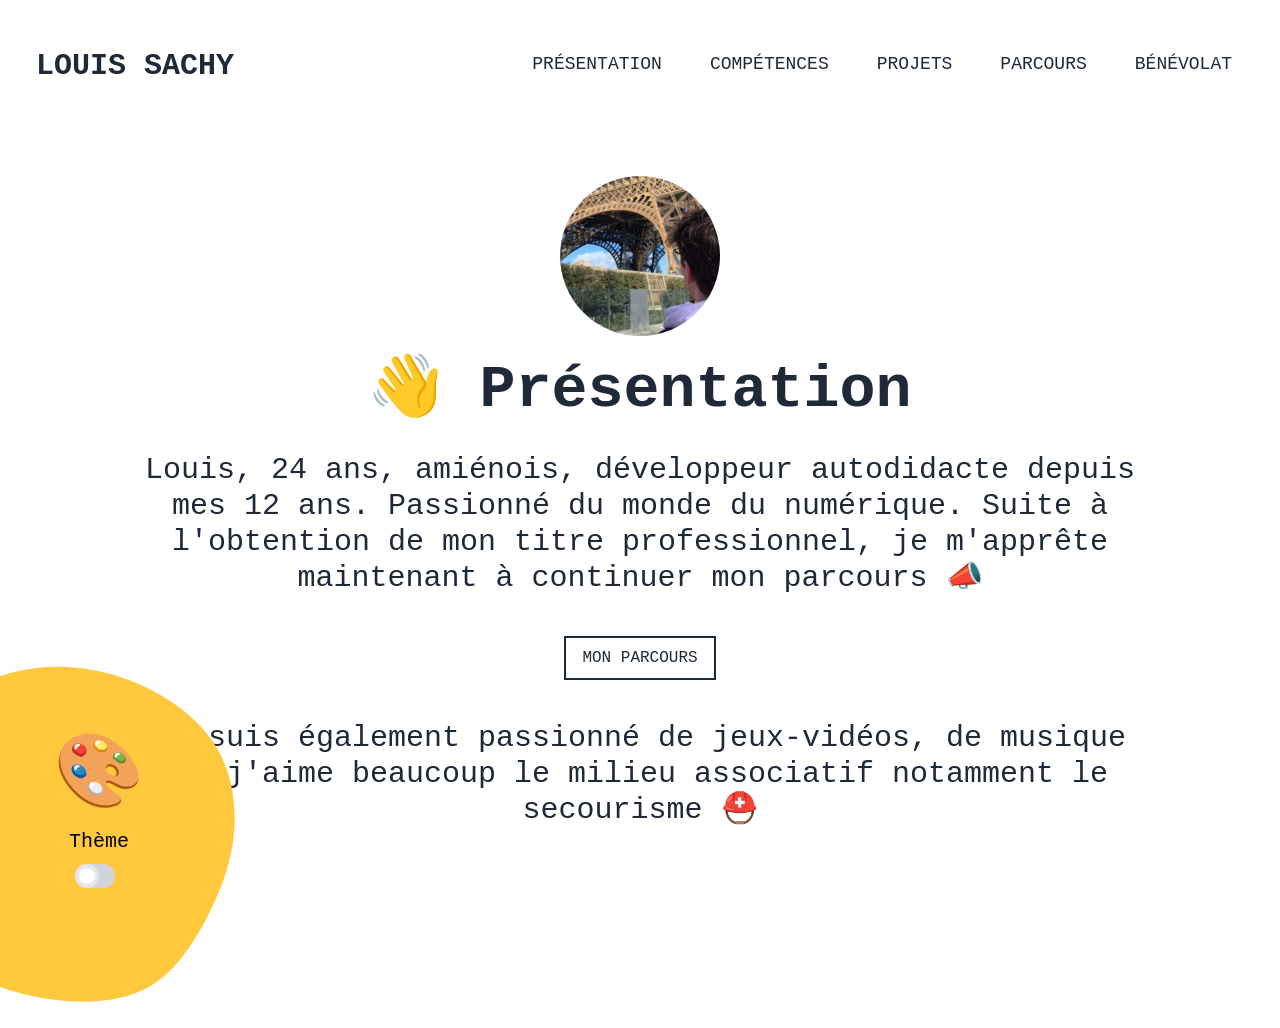
<file: presentation.html>
<!DOCTYPE html>
<html lang="fr">
<head>
    <meta charset="utf-8"/>
    <meta name="author" content="Louis Sachy, louisachy@icloud.com">
    <meta name="description" content="Je m'appelle Louis SACHY et ce site constitue mon CV numérique. Cette page me présente et parle de mes passions."/>
    <meta name="keywords" content="louis sachy, développeur, louis, amiens, développeur amiens, louis amiens, développeur mobile, louis sachy amiens, développeur mobile louis sachy"/>
    <meta name="language" content="fr-FR">
    <meta name="robots" content="index,follow"/>
    <meta name="subject" content="Présentation de Louis Sachy">
    <meta name="viewport" content="width=device-width, initial-scale=1.0">
    <title>Louis SACHY - Présentation</title>
    <script src="assets/js/navbar.js"></script>
    <script src="assets/js/theme.js"></script>
    <script src="assets/js/age.js"></script>
    <script src="assets/libs/tailwind.js"></script>
    <script src="assets/libs/fontawesome.js"></script>
</head>
<body class="font-mono bg-white relative lg:overflow-hidden lg:h-screen transition-colors duration-1000 theme">
    <div class="hidden md:block absolute -bottom-32 -left-32 w-96 h-96 z-40">
        <div class="absolute text-xl right-28 z-50 text-start top-1/4">
            <span class="text-7xl align-self">🎨</span>
            <p class="pt-4 text-center pb-2">Thème</p>
            <div class="flex justify-center">
                <div class="relative inline-block w-10 mr-2 align-middle select-none" id="test">
                    <input type="checkbox" name="themeToggle" id="themeToggle" onchange="changeTheme()" class="checked:bg-gray-800 outline-none focus:outline-none right-4 checked:right-0 duration-200 ease-in absolute block w-6 h-6 rounded-full bg-white border-4 appearance-none cursor-pointer"/>
                    <label for="themeToggle" class="block overflow-hidden h-6 rounded-full bg-gray-300 cursor-pointer"></label>
                </div>
            </div>
        </div>
        <svg viewBox="0 0 200 200" class="absolute w-full h-full" xmlns="http://www.w3.org/2000/svg">
            <path fill="#FFC83D" d="M44.7,-76.4C58.8,-69.2,71.8,-59.1,79.6,-45.8C87.4,-32.6,90,-16.3,88.5,-0.9C87,14.6,81.4,29.2,74.1,43.2C66.7,57.2,57.6,70.6,45,78.1C32.4,85.6,16.2,87.1,0.7,85.9C-14.8,84.7,-29.6,80.9,-43.9,74.4C-58.3,67.9,-72,58.7,-79.8,45.9C-87.7,33,-89.5,16.5,-88.9,0.3C-88.4,-15.9,-85.4,-31.7,-78.1,-45.4C-70.8,-59.1,-59.1,-70.6,-45.3,-77.9C-31.6,-85.3,-15.8,-88.5,-0.3,-88.1C15.3,-87.6,30.5,-83.5,44.7,-76.4Z" transform="translate(100 100)"/>
        </svg>
    </div>
    <main class="overflow-auto h-full">
        <header class="h-24 sm:h-32 flex items-center z-30 w-full">
            <div class="container mx-auto px-6 flex items-center justify-between">
                <div class="uppercase text-gray-800 font-black text-3xl flex items-center transition-colors duration-1000 theme">
                    <a href="index.html" class="text-3xl ml-3 mt-1 hover:text-amber-400">Louis SACHY</a>
                </div>
                <div class="flex items-center">
                    <nav class="font-sen text-gray-800 uppercase text-lg md:flex items-center hidden transition-colors duration-1000 theme">
                        <a href="presentation.html" class="py-2 px-6 flex hover:text-amber-400">Présentation</a>
                        <a href="competences.html" class="py-2 px-6 flex hover:text-amber-400">Compétences</a>
                        <a href="projets.html" class="py-2 px-6 flex hover:text-amber-400">Projets</a>
                        <a href="parcours.html" class="py-2 px-6 flex hover:text-amber-400">Parcours</a>
                        <a href="benevolat.html" class="py-2 px-6 flex hover:text-amber-400">Bénévolat</a>
                    </nav>
                    <button class="md:hidden flex flex-col ml-4" onclick="changeTheme()">
                        <i id="themeIcon" class="fa-solid fa-sun text-gray-800 hover:text-amber-400 text-3xl transition-colors duration-1000 theme"></i>
                    </button>
                    <button class="md:hidden flex flex-col ml-4" onclick="toggleNavbar()">
                        <i class="fas fa-bars-staggered text-gray-800 hover:text-amber-400 text-3xl transition-colors duration-1000 theme"></i>
                    </button>
                </div>
            </div>
        </header>
        <div class="hidden pb-4 md:hidden md:pb-0" id="mobile-menu">
            <ul class="font-sen text-gray-800 uppercase text-md md:flex items-center transition-colors duration-1000 theme">
                <li><a href="presentation.html" class="flex hover:text-amber-400 py-4 pl-4 sm:pl-16">Présentation</a></li>
                <li><a href="competences.html" class="flex hover:text-amber-400 py-4 pl-4 sm:pl-16">Compétences</a></li>
                <li><a href="projets.html" class="flex hover:text-amber-400 py-4 pl-4 sm:pl-16">Projets</a></li>
                <li><a href="parcours.html" class="flex hover:text-amber-400 py-4 pl-4 sm:pl-16">Parcours</a></li>
                <li><a href="benevolat.html" class="flex hover:text-amber-400 py-4 pl-4 sm:pl-16">Bénévolat</a></li>
            </ul>
        </div>
        <div class="flex relative z-20 items-center mt-8">
            <div class="container mx-auto px-6 flex flex-col justify-between items-center relative py-4">
                <div class="flex flex-col items-center">
                    <img src="assets/images/me.jpg" alt="Photo de moi regardant la tour Eiffel" class="rounded-full w-40 mx-auto"/>
                    <h1 class="max-w-4xl text-4xl md:text-6xl font-bold text-gray-800 text-center pb-2 pt-6 transition-colors duration-1000 theme">
                        👋 Présentation
                    </h1>
                    <p class="max-w-5xl text-2xl md:text-3xl mt-6 text-center text-gray-800 transition-colors duration-1000 theme" id="age">
                        Louis, %age%, amiénois, développeur autodidacte depuis mes 12 ans. Passionné du monde du numérique. Suite à l'obtention de mon titre professionnel, je m'apprête maintenant à continuer mon parcours 📣
                    </p>
                    <div class="flex items-center justify-center bg-transparent text-gray-800 transition-colors duration-1000 theme">
                        <a href="parcours.html" class="py-2 my-2 px-4 mt-8 md:my-10 border-2 border-gray-800 hover:border-amber-400 hover:bg-amber-400 hover:text-white theme-ignore-text-hover theme">
                            <span class="uppercase text-md">
                                Mon parcours
                            </span>
                        </a>
                    </div>
                    <p class="max-w-5xl text-2xl md:text-3xl mt-6 md:mt-0 text-center text-gray-800 transition-colors duration-1000 theme">
                        Je suis également passionné de jeux-vidéos, de musique et j'aime beaucoup le milieu associatif notamment le secourisme ⛑️
                    </p>
                </div>
            </div>
        </div>
        <footer class="w-full py-8">
            <div class="max-w-screen-xl mx-auto px-4">
                <div class="pt-8 flex max-w-xs mx-auto items-center justify-between">
                    <a href="mailto:louisachy@icloud.com" class="text-gray-800 transition-colors duration-1000 hover:transition-none theme">
                        <i class="fas fa-envelope text-2xl pr-8 hover:text-amber-400"></i>
                    </a>
                    <a href="https://www.linkedin.com/in/louis-sachy/" target="_blank" class="text-gray-800 transition-colors duration-1000 hover:transition-none theme">
                        <i class="fab fa-linkedin-in text-2xl pr-8 hover:text-amber-400"></i>
                    </a>
                    <a href="https://github.com/Loot1" target="_blank" class="text-gray-800 transition-colors duration-1000 theme">
                        <i class="fab fa-github text-2xl pr-8 hover:text-amber-400"></i>
                    </a>
                    <a href="https://gitlab.com/Loot1" target="_blank" class="text-gray-800 transition-colors duration-1000 hover:transition-none theme">
                        <i class="fab fa-gitlab text-2xl hover:text-amber-400"></i>
                    </a>
                </div>
                <div class="text-center text-gray-800 pt-10 sm:pt-12 font-light flex items-center justify-center transition-colors duration-1000 theme">
                    <span>Développé par 
                        <a href="https://www.linkedin.com/in/louis-sachy/" target="_blank" class="underline hover:text-amber-400"> Louis Sachy</a>
                    </span>
                </div>
            </div>
        </footer>
    </main>
</body>
</html>
</file>
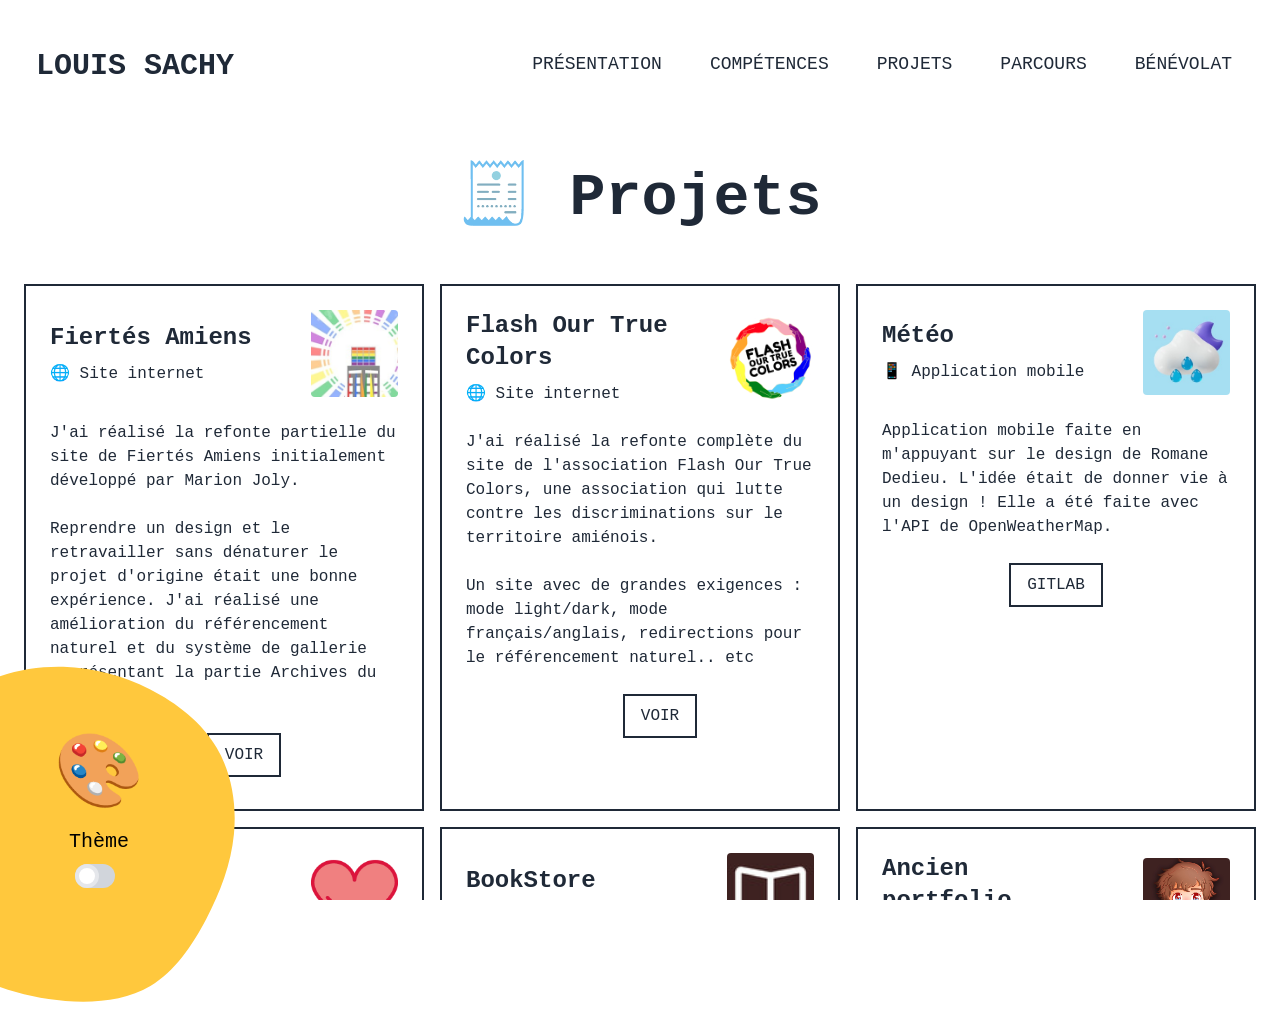
<file: projets.html>
<!DOCTYPE html>
<html lang="fr">

<head>
    <meta charset="utf-8" />
    <meta name="author" content="Louis Sachy, louisachy@icloud.com">
    <meta name="description"
        content="Je m'appelle Louis SACHY et ce site constitue mon CV numérique. Vous pourrez en apprendre davantage sur les projets que j'ai réalisé sur cette page." />
    <meta name="keywords"
        content="louis sachy, développeur, louis, amiens, développeur amiens, louis amiens, développeur mobile, louis sachy amiens, développeur mobile louis sachy" />
    <meta name="language" content="fr-FR">
    <meta name="robots" content="index,follow" />
    <meta name="subject" content="Projets de Louis Sachy">
    <meta name="viewport" content="width=device-width, initial-scale=1.0">
    <title>Louis SACHY - Projets</title>
    <script src="assets/js/navbar.js"></script>
    <script src="assets/js/theme.js"></script>
    <script src="assets/libs/tailwind.js"></script>
    <script src="assets/libs/fontawesome.js"></script>
</head>

<body class="font-mono bg-white relative lg:overflow-hidden lg:h-screen transition-colors duration-1000 theme">
    <div class="hidden md:block absolute -bottom-32 -left-32 w-96 h-96 z-40">
        <div class="absolute text-xl right-28 z-50 text-start top-1/4">
            <span class="text-7xl align-self">🎨</span>
            <p class="pt-4 text-center pb-2">Thème</p>
            <div class="flex justify-center">
                <div class="relative inline-block w-10 mr-2 align-middle select-none" id="test">
                    <input type="checkbox" name="themeToggle" id="themeToggle" onchange="changeTheme()"
                        class="checked:bg-gray-800 outline-none focus:outline-none right-4 checked:right-0 duration-200 ease-in absolute block w-6 h-6 rounded-full bg-white border-4 appearance-none cursor-pointer" />
                    <label for="themeToggle"
                        class="block overflow-hidden h-6 rounded-full bg-gray-300 cursor-pointer"></label>
                </div>
            </div>
        </div>
        <svg viewBox="0 0 200 200" class="absolute w-full h-full" xmlns="http://www.w3.org/2000/svg">
            <path fill="#FFC83D"
                d="M44.7,-76.4C58.8,-69.2,71.8,-59.1,79.6,-45.8C87.4,-32.6,90,-16.3,88.5,-0.9C87,14.6,81.4,29.2,74.1,43.2C66.7,57.2,57.6,70.6,45,78.1C32.4,85.6,16.2,87.1,0.7,85.9C-14.8,84.7,-29.6,80.9,-43.9,74.4C-58.3,67.9,-72,58.7,-79.8,45.9C-87.7,33,-89.5,16.5,-88.9,0.3C-88.4,-15.9,-85.4,-31.7,-78.1,-45.4C-70.8,-59.1,-59.1,-70.6,-45.3,-77.9C-31.6,-85.3,-15.8,-88.5,-0.3,-88.1C15.3,-87.6,30.5,-83.5,44.7,-76.4Z"
                transform="translate(100 100)" />
        </svg>
    </div>
    <main class="overflow-auto h-full">
        <header class="h-24 sm:h-32 flex items-center z-30 w-full">
            <div class="container mx-auto px-6 flex items-center justify-between">
                <div
                    class="uppercase text-gray-800 font-black text-3xl flex items-center transition-colors duration-1000 theme">
                    <a href="index.html" class="text-3xl ml-3 mt-1 hover:text-amber-400">Louis SACHY</a>
                </div>
                <div class="flex items-center">
                    <nav
                        class="font-sen text-gray-800 uppercase text-lg md:flex items-center hidden transition-colors duration-1000 theme">
                        <a href="presentation.html" class="py-2 px-6 flex hover:text-amber-400">Présentation</a>
                        <a href="competences.html" class="py-2 px-6 flex hover:text-amber-400">Compétences</a>
                        <a href="projets.html" class="py-2 px-6 flex hover:text-amber-400">Projets</a>
                        <a href="parcours.html" class="py-2 px-6 flex hover:text-amber-400">Parcours</a>
                        <a href="benevolat.html" class="py-2 px-6 flex hover:text-amber-400">Bénévolat</a>
                    </nav>
                    <button class="md:hidden flex flex-col ml-4" onclick="changeTheme()">
                        <i id="themeIcon"
                            class="fa-solid fa-sun text-gray-800 hover:text-amber-400 text-3xl transition-colors duration-1000 theme"></i>
                    </button>
                    <button class="md:hidden flex flex-col ml-4" onclick="toggleNavbar()">
                        <i
                            class="fas fa-bars-staggered text-gray-800 hover:text-amber-400 text-3xl transition-colors duration-1000 theme"></i>
                    </button>
                </div>
            </div>
        </header>
        <div class="hidden pb-4 md:hidden md:pb-0" id="mobile-menu">
            <ul
                class="font-sen text-gray-800 uppercase text-md md:flex items-center transition-colors duration-1000 theme">
                <li><a href="presentation.html" class="flex hover:text-amber-400 py-4 pl-4 sm:pl-16">Présentation</a></li>
                <li><a href="competences.html" class="flex hover:text-amber-400 py-4 pl-4 sm:pl-16">Compétences</a></li>
                <li><a href="projets.html" class="flex hover:text-amber-400 py-4 pl-4 sm:pl-16">Projets</a></li>
                <li><a href="parcours.html" class="flex hover:text-amber-400 py-4 pl-4 sm:pl-16">Parcours</a></li>
                <li><a href="benevolat.html" class="flex hover:text-amber-400 py-4 pl-4 sm:pl-16">Bénévolat</a></li>
            </ul>
        </div>
        <div class="flex flex-col relative z-20 items-center mt-8">
            <h1
                class="max-w-4xl text-4xl md:text-6xl font-bold text-gray-800 text-center py-2 transition-colors duration-1000 theme">
                🧾 Projets
            </h1>
            <div class="container mx-auto px-6 flex flex-col justify-between items-center relative py-4 mt-8">
                <div class="grid grid-cols-1 md:grid-cols-2 xl:grid-cols-3 gap-4">

                    <div class="flex flex-col bg-transparent p-4 md:p-6 border-2 border-gray-800 text-gray-800 transition-colors duration-1000 theme">
                        <div class="flex flex-row items-center justify-between">
                            <div class="mr-4 md:mr-8">
                                <h2 class="mb-2 text-2xl font-bold">Fiertés Amiens</h2>
                                <p>🌐 Site internet</p>
                            </div>
                            <img src="assets/images/projects/fiertes-amiens.jpg" alt="Logo de Fiertés Amiens" class="w-1/4 object-contain rounded">
                        </div>
                        <p class="mt-6 mb-4">J'ai réalisé la refonte partielle du site de Fiertés Amiens initialement développé par Marion Joly.<br><br>Reprendre un design et le retravailler sans dénaturer le projet d'origine était une bonne expérience. J'ai réalisé une amélioration du référencement naturel et du système de gallerie représentant la partie Archives du site. </p>
                        <div class="flex flex-row justify-center">
                            <div class="flex items-center justify-center ml-10 bg-transparent text-gray-800 transition-colors duration-1000 theme">
                                <a href="https://fiertesamiens.fr" target="_blank" class="py-2 my-2 px-4 border-2 border-gray-800 hover:border-amber-400 hover:bg-amber-400 hover:text-white theme-ignore-text-hover theme">
                                    <span class="uppercase text-md">
                                        Voir
                                    </span>
                                </a>
                            </div>
                        </div>
                    </div>

                    <div class="flex flex-col bg-transparent p-4 md:p-6 border-2 border-gray-800 text-gray-800 transition-colors duration-1000 theme">
                        <div class="flex flex-row items-center justify-between">
                            <div class="mr-4 md:mr-8">
                                <h2 class="mb-2 text-2xl font-bold">Flash Our True Colors</h2>
                                <p>🌐 Site internet</p>
                            </div>
                            <img src="assets/images/projects/flash-our-true-colors.png" alt="Logo de l'association Flash Our True Colors" class="w-1/4 object-contain rounded">
                        </div>
                        <p class="mt-6 mb-4">J'ai réalisé la refonte complète du site de l'association Flash Our True Colors, une association qui lutte contre les discriminations sur le territoire amiénois.<br><br>Un site avec de grandes exigences : mode light/dark, mode français/anglais, redirections pour le référencement naturel.. etc</p>
                        <div class="flex flex-row justify-center">
                            <div class="flex items-center justify-center ml-10 bg-transparent text-gray-800 transition-colors duration-1000 theme">
                                <a href="https://flash-our-true-colors.fr" target="_blank" class="py-2 my-2 px-4 border-2 border-gray-800 hover:border-amber-400 hover:bg-amber-400 hover:text-white theme-ignore-text-hover theme">
                                    <span class="uppercase text-md">
                                        Voir
                                    </span>
                                </a>
                            </div>
                        </div>
                    </div>

                    <div class="flex flex-col bg-transparent p-4 md:p-6 border-2 border-gray-800 text-gray-800 transition-colors duration-1000 theme">
                        <div class="flex flex-row items-center justify-between">
                            <div class="mr-4 md:mr-8">
                                <h2 class="mb-2 text-2xl font-bold">Météo</h2>
                                <p>📱 Application mobile</p>
                            </div>
                            <img src="assets/images/projects/meteo.jpg" alt="Logo du projet Meteo" class="w-1/4 object-contain rounded">
                        </div>
                        <p class="mt-6 mb-4">Application mobile faite en m'appuyant sur le design de Romane Dedieu. L'idée était de donner vie à un design ! Elle a été faite avec l'API de OpenWeatherMap.</p>
                        <div class="flex items-center justify-center bg-transparent text-gray-800 transition-colors duration-1000 theme">
                            <a href="https://gitlab.com/Loot1/meteo" target="_blank" class="py-2 my-2 px-4 border-2 border-gray-800 hover:border-amber-400 hover:bg-amber-400 hover:text-white theme-ignore-text-hover theme">
                                <span class="uppercase text-md">
                                    Gitlab
                                </span>
                            </a>
                        </div>
                    </div>

                    <div class="flex flex-col bg-transparent p-4 md:p-6 border-2 border-gray-800 text-gray-800 transition-colors duration-1000 theme">
                        <div class="flex flex-row items-center justify-between">
                            <div class="mr-4 md:mr-8">
                                <h2 class="mb-2 text-2xl font-bold">Cupidon</h2>
                                <p>🌐 Site internet</p>
                            </div>
                            <img src="assets/images/projects/cupidon.png" alt="Logo du projet Cupidon" class="w-1/4 object-contain rounded">
                        </div>
                        <p class="mt-6 mb-4">Site internet que j'ai fait en utilisant un design de Fatima Ahmar avec son consentement.<br><br>J'avais envie depuis longtemps de créer un algorithme donnant le pourcentage de compatibilité amoureuse entre deux personnes et il ne me manquait plus que l'interface. Bien évidemment, c'est un projet fun mais ce test ne donne pas des résultats aléatoires mais s'appuie sur les lettres des prénoms.</p>
                        <div class="flex flex-row justify-center">
                            <div class="flex items-center justify-center bg-transparent text-gray-800 transition-colors duration-1000 theme">
                                <a href="https://github.com/Loot1/Cupidon/" target="_blank" class="py-2 my-2 px-4 border-2 border-gray-800 hover:border-amber-400 hover:bg-amber-400 hover:text-white theme-ignore-text-hover theme">
                                    <span class="uppercase text-md">
                                        Github
                                    </span>
                                </a>
                            </div>
                            <div class="flex items-center justify-center ml-10 bg-transparent text-gray-800 transition-colors duration-1000 theme">
                                <a href="https://loot1.github.io/Cupidon" target="_blank" class="py-2 my-2 px-4 border-2 border-gray-800 hover:border-amber-400 hover:bg-amber-400 hover:text-white theme-ignore-text-hover theme">
                                    <span class="uppercase text-md">
                                        Voir
                                    </span>
                                </a>
                            </div>
                        </div>
                    </div>

                    <div class="flex flex-col bg-transparent p-4 md:p-6 border-2 border-gray-800 text-gray-800 transition-colors duration-1000 theme">
                        <div class="flex flex-row items-center justify-between">
                            <div class="mr-4 md:mr-8">
                                <h2 class="mb-2 text-2xl font-bold">BookStore</h2>
                                <p>📱 Application mobile</p>
                            </div>
                            <img src="assets/images/projects/bookstore.jpg" alt="Logo du projet BookStore" class="w-1/4 object-contain rounded">
                        </div>
                        <p class="mt-6 mb-4">Projet de formation visant à créer une application mobile permettant d'enregistrer les livres lus.</p>
                        <div class="flex items-center justify-center bg-transparent text-gray-800 transition-colors duration-1000 theme">
                            <a href="https://gitlab.com/Loot1/bookstore" target="_blank" class="py-2 my-2 px-4 border-2 border-gray-800 hover:border-amber-400 hover:bg-amber-400 hover:text-white theme-ignore-text-hover theme">
                                <span class="uppercase text-md">
                                    Gitlab
                                </span>
                            </a>
                        </div>
                    </div>

                    <div class="flex flex-col bg-transparent p-4 md:p-6 border-2 border-gray-800 text-gray-800 transition-colors duration-1000 theme">
                        <div class="flex flex-row items-center justify-between">
                            <div class="mr-4 md:mr-8">
                                <h2 class="mb-2 text-2xl font-bold">Ancien portfolio</h2>
                                <p>🌐 Site internet</p>
                            </div>
                            <img src="assets/images/projects/old-portfolio.jpg" alt="Logo de mon ancien portfolio" class="w-1/4 object-contain rounded">
                        </div>
                        <p class="mt-6 mb-4">Site internet étant mon ancien CV numérique. C'est le premier vrai site que j'ai fait seul. Je l'ai fait évoluer au fur à mesure de mon apprentissage.</p>
                        <div class="flex flex-row justify-center">
                            <div class="flex items-center justify-center bg-transparent text-gray-800 transition-colors duration-1000 theme">
                                <a href="https://github.com/Loot1/Old-Portfolio/" target="_blank" class="py-2 my-2 px-4 border-2 border-gray-800 hover:border-amber-400 hover:bg-amber-400 hover:text-white theme-ignore-text-hover theme">
                                    <span class="uppercase text-md">
                                        Github
                                    </span>
                                </a>
                            </div>
                            <div class="flex items-center justify-center ml-10 bg-transparent text-gray-800 transition-colors duration-1000 theme">
                                <a href="https://loot1.github.io/Old-Portfolio" target="_blank" class="py-2 my-2 px-4 border-2 border-gray-800 hover:border-amber-400 hover:bg-amber-400 hover:text-white theme-ignore-text-hover theme">
                                    <span class="uppercase text-md">
                                        Voir
                                    </span>
                                </a>
                            </div>
                        </div>
                    </div>

                    <div class="flex flex-col bg-transparent p-4 md:p-6 border-2 border-gray-800 text-gray-800 transition-colors duration-1000 theme">
                        <div class="flex flex-row items-center justify-between">
                            <div class="mr-4 md:mr-8">
                                <h2 class="mb-2 text-2xl font-bold">Weather</h2>
                                <p>📱 Application mobile</p>
                            </div>
                            <img src="assets/images/projects/weather.jpg" alt="Logo du projet Weather" class="w-1/4 object-contain rounded">
                        </div>
                        <p class="mt-6 mb-4">Projet de formation visant à créer une application mobile météo via l'API OpenWeatherMap.<br><br>L'application permet de rechercher la météo par ville et le fond d'écran change en fonction du temps qu'il fait.</p>
                        <div class="flex items-center justify-center bg-transparent text-gray-800 transition-colors duration-1000 theme">
                            <a href="https://gitlab.com/Loot1/weather" target="_blank" class="py-2 my-2 px-4 border-2 border-gray-800 hover:border-amber-400 hover:bg-amber-400 hover:text-white theme-ignore-text-hover theme">
                                <span class="uppercase text-md">
                                    Gitlab
                                </span>
                            </a>
                        </div>
                    </div>

                    <div class="flex flex-col bg-transparent p-4 md:p-6 border-2 border-gray-800 text-gray-800 transition-colors duration-1000 theme">
                        <div class="flex flex-row items-center justify-between">
                            <div class="mr-4 md:mr-8">
                                <h2 class="mb-2 text-2xl font-bold">Expérience cordiste</h2>
                                <p>📱 Application mobile</p>
                            </div>
                            <img src="assets/images/projects/experience-cordiste.jpg" alt="Logo du projet Expérience Cordiste" class="w-1/4 object-contain rounded">
                        </div>
                        <p class="mt-6 mb-4">Projet de formation visant à créer une application mobile vitrine pour un artisan local.<br><br>J'ai pour cela choisi Expérience Cordiste, une entreprise d'Amiens spécialisée dans les travaux en hauteur.</p>
                        <div class="flex flex-row justify-center">
                            <div class="flex items-center justify-center bg-transparent text-gray-800 transition-colors duration-1000 theme">
                                <a href="https://gitlab.com/Loot1/experience-cordiste" target="_blank" class="py-2 my-2 px-4 border-2 border-gray-800 hover:border-amber-400 hover:bg-amber-400 hover:text-white theme-ignore-text-hover theme">
                                    <span class="uppercase text-md">
                                        Gitlab
                                    </span>
                                </a>
                            </div>
                            <div class="flex items-center justify-center ml-10 bg-transparent text-gray-800 transition-colors duration-1000 theme">
                                <a href="projets/experience-cordiste.html" class="py-2 my-2 px-4 border-2 border-gray-800 hover:border-amber-400 hover:bg-amber-400 hover:text-white theme-ignore-text-hover theme">
                                    <span class="uppercase text-md">
                                        Voir
                                    </span>
                                </a>
                            </div>
                        </div>
                    </div>

                    <div class="flex flex-col bg-transparent p-4 md:p-6 border-2 border-gray-800 text-gray-800 transition-colors duration-1000 theme">
                        <div class="flex flex-row items-center justify-between">
                            <div class="mr-4 md:mr-8">
                                <h2 class="mb-2 text-2xl font-bold">Gitloot</h2>
                                <p>🔹 Extension VSCode</p>
                            </div>
                            <img src="assets/images/projects/gitloot.jpg" alt="Logo du projet Gitloot" class="w-1/4 object-contain rounded">
                        </div>
                        <p class="mt-6 mb-4">Extension Visual Studio Code permettant d'envoyer son code via Git sur un repository distant d'un simple raccourci clavier via la palette de commandes du logiciel.<br><br>Une bonne opportunité de me documenter sur Visual Studio Code, ce qui m'a permis de mieux appréhender le logiciel sur lequel je développe chaque jour.</p>
                        <div class="flex items-center justify-center bg-transparent text-gray-800 transition-colors duration-1000 theme">
                            <a href="https://gitlab.com/Loot1/gitloot" target="_blank" class="py-2 my-2 px-4 border-2 border-gray-800 hover:border-amber-400 hover:bg-amber-400 hover:text-white theme-ignore-text-hover theme">
                                <span class="uppercase text-md">
                                    Gitlab
                                </span>
                            </a>
                        </div>
                    </div>

                    <div class="flex flex-col bg-transparent p-4 md:p-6 border-2 border-gray-800 text-gray-800 transition-colors duration-1000 theme">
                        <div class="flex flex-row items-center justify-between">
                            <div class="mr-4 md:mr-8">
                                <h2 class="mb-2 text-2xl font-bold">Anonyme</h2>
                                <p>👾 Bot Discord</p>
                            </div>
                            <img src="assets/images/projects/anonyme.jpg" alt="Logo du projet Anonyme" class="w-1/4 object-contain rounded">
                        </div>
                        <p class="mt-6 mb-4">Bot Discord dans le cadre d'une plateforme d'entraide permettant aux utilisateurs de s'exprimer en tout anonymat dans un salon prédéfini.<br><br>Un projet très simple mais qui me tient à coeur car c'est sûrement mon projet qui a eu le plus de retour d'utilisateurs.</p>
                        <div class="flex items-center justify-center bg-transparent text-gray-800 transition-colors duration-1000 theme">
                            <a href="https://gitlab.com/Loot1/anonymous" target="_blank" class="py-2 my-2 px-4 border-2 border-gray-800 hover:border-amber-400 hover:bg-amber-400 hover:text-white theme-ignore-text-hover theme">
                                <span class="uppercase text-md">
                                    Gitlab
                                </span>
                            </a>
                        </div>
                    </div>

                    <div class="flex flex-col bg-transparent p-4 md:p-6 border-2 border-gray-800 text-gray-800 transition-colors duration-1000 theme">
                        <div class="flex flex-row items-center justify-between">
                            <div class="mr-4 md:mr-8">
                                <h2 class="mb-2 text-2xl font-bold">Averyl</h2>
                                <p>🌐 Site internet</p>
                            </div>
                            <img src="assets/images/projects/averyl.png" alt="Logo du projet Averyl" class="w-1/4 object-contain rounded">
                        </div>
                        <p class="mt-6 mb-4">Site internet d'un serveur Minecraft nommé Averyl. C'est le tout premier site sur lequel j'ai développé, j'ai aussi participé à l'établissement du cahier des charges et à la gestion de projet.</p>
                        <div class="flex flex-row justify-center">
                            <div class="flex items-center justify-center bg-transparent text-gray-800 transition-colors duration-1000 theme">
                                <a href="https://github.com/Loot1/Averyl/" target="_blank" class="py-2 my-2 px-4 border-2 border-gray-800 hover:border-amber-400 hover:bg-amber-400 hover:text-white theme-ignore-text-hover theme">
                                    <span class="uppercase text-md">
                                        Github
                                    </span>
                                </a>
                            </div>
                            <div class="flex items-center justify-center ml-10 bg-transparent text-gray-800 transition-colors duration-1000 theme">
                                <a href="https://loot1.github.io/Averyl" target="_blank" class="py-2 my-2 px-4 border-2 border-gray-800 hover:border-amber-400 hover:bg-amber-400 hover:text-white theme-ignore-text-hover theme">
                                    <span class="uppercase text-md">
                                        Voir
                                    </span>
                                </a>
                            </div>
                        </div>
                    </div>

                </div>
            </div>
        </div>
        <footer class="w-full py-8">
            <div class="max-w-screen-xl mx-auto px-4">
                <div class="pt-8 flex max-w-xs mx-auto items-center justify-between">
                    <a href="mailto:louisachy@icloud.com"
                        class="text-gray-800 transition-colors duration-1000 hover:transition-none theme">
                        <i class="fas fa-envelope text-2xl pr-8 hover:text-amber-400"></i>
                    </a>
                    <a href="https://www.linkedin.com/in/louis-sachy/" target="_blank"
                        class="text-gray-800 transition-colors duration-1000 hover:transition-none theme">
                        <i class="fab fa-linkedin-in text-2xl pr-8 hover:text-amber-400"></i>
                    </a>
                    <a href="https://github.com/Loot1" target="_blank"
                        class="text-gray-800 transition-colors duration-1000 theme">
                        <i class="fab fa-github text-2xl pr-8 hover:text-amber-400"></i>
                    </a>
                    <a href="https://gitlab.com/Loot1" target="_blank"
                        class="text-gray-800 transition-colors duration-1000 hover:transition-none theme">
                        <i class="fab fa-gitlab text-2xl hover:text-amber-400"></i>
                    </a>
                </div>
                <div
                    class="text-center text-gray-800 pt-10 sm:pt-12 font-light flex items-center justify-center transition-colors duration-1000 theme">
                    <span>Développé par
                        <a href="https://www.linkedin.com/in/louis-sachy/" target="_blank"
                            class="underline hover:text-amber-400"> Louis Sachy</a>
                    </span>
                </div>
            </div>
        </footer>
    </main>
</body>

</html>
</file>
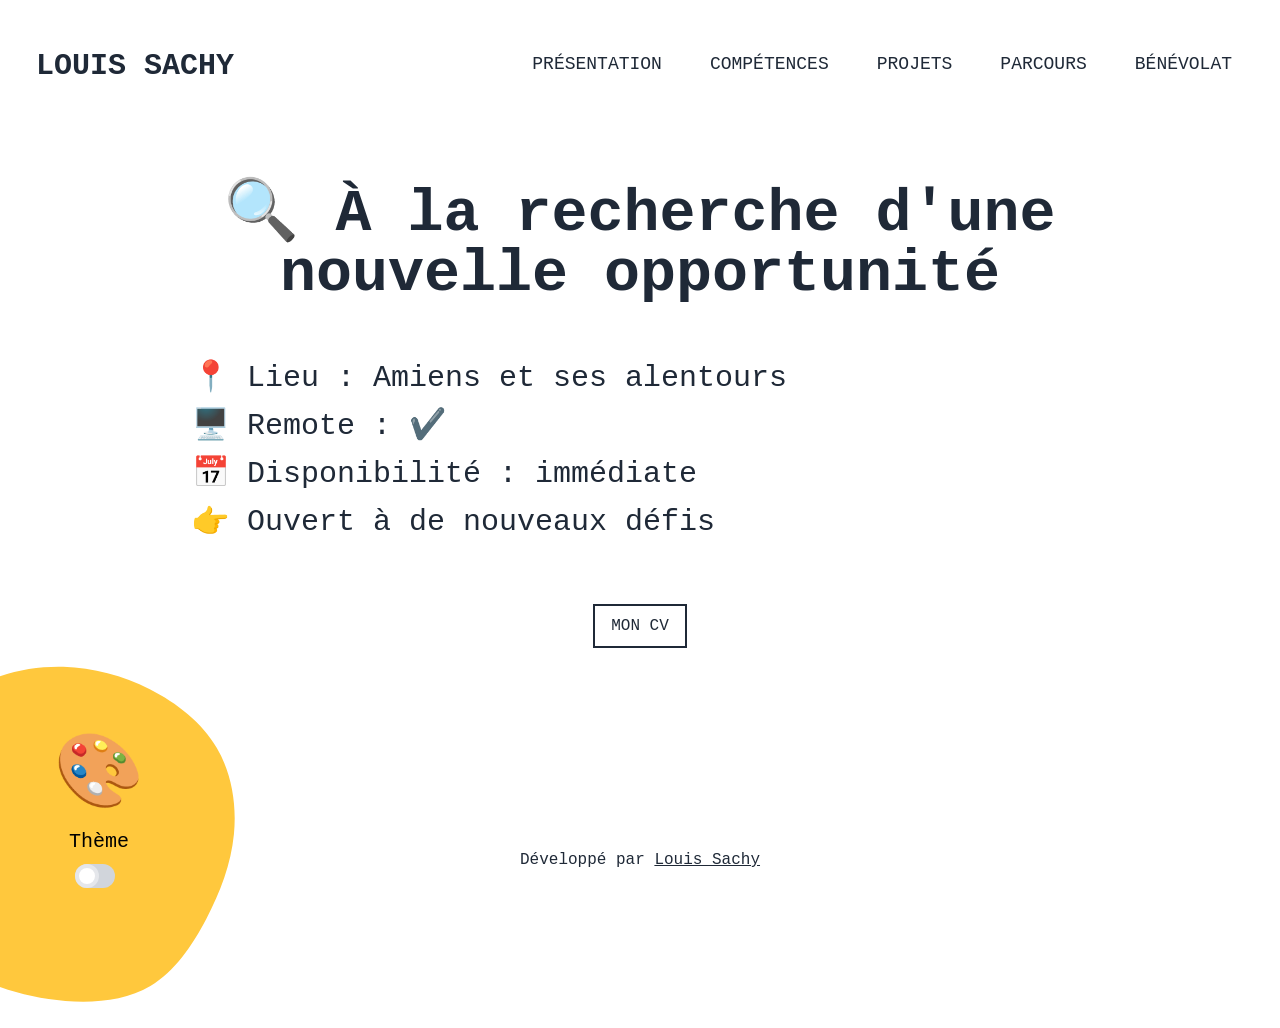
<file: recherche.html>
<!DOCTYPE html>
<html lang="fr">
<head>
    <meta charset="utf-8"/>
    <meta name="author" content="Louis Sachy, louisachy@icloud.com">
    <meta name="description" content="Je m'appelle Louis SACHY et ce site constitue mon CV numérique. Cette page parle de ma recherche d'une nouvelle opportunité."/>
    <meta name="keywords" content="louis sachy, développeur, louis, amiens, développeur amiens, louis amiens, développeur mobile, louis sachy amiens, développeur mobile louis sachy"/>
    <meta name="language" content="fr-FR">
    <meta name="robots" content="index,follow"/>
    <meta name="subject" content="Recherche d'une nouvelle opportunité professionnelle">
    <meta name="viewport" content="width=device-width, initial-scale=1.0">
    <title>Louis SACHY - Recherche</title>
    <script src="assets/js/navbar.js"></script>
    <script src="assets/js/theme.js"></script>
    <script src="assets/libs/tailwind.js"></script>
    <script src="assets/libs/fontawesome.js"></script>
</head>
<body class="font-mono bg-white relative lg:overflow-hidden lg:h-screen transition-colors duration-1000 theme">
    <div class="hidden md:block absolute -bottom-32 -left-32 w-96 h-96 z-40">
        <div class="absolute text-xl right-28 z-50 text-start top-1/4">
            <span class="text-7xl align-self">🎨</span>
            <p class="pt-4 text-center pb-2">Thème</p>
            <div class="flex justify-center">
                <div class="relative inline-block w-10 mr-2 align-middle select-none" id="test">
                    <input type="checkbox" name="themeToggle" id="themeToggle" onchange="changeTheme()" class="checked:bg-gray-800 outline-none focus:outline-none right-4 checked:right-0 duration-200 ease-in absolute block w-6 h-6 rounded-full bg-white border-4 appearance-none cursor-pointer"/>
                    <label for="themeToggle" class="block overflow-hidden h-6 rounded-full bg-gray-300 cursor-pointer"></label>
                </div>
            </div>
        </div>
        <svg viewBox="0 0 200 200" class="absolute w-full h-full" xmlns="http://www.w3.org/2000/svg">
            <path fill="#FFC83D" d="M44.7,-76.4C58.8,-69.2,71.8,-59.1,79.6,-45.8C87.4,-32.6,90,-16.3,88.5,-0.9C87,14.6,81.4,29.2,74.1,43.2C66.7,57.2,57.6,70.6,45,78.1C32.4,85.6,16.2,87.1,0.7,85.9C-14.8,84.7,-29.6,80.9,-43.9,74.4C-58.3,67.9,-72,58.7,-79.8,45.9C-87.7,33,-89.5,16.5,-88.9,0.3C-88.4,-15.9,-85.4,-31.7,-78.1,-45.4C-70.8,-59.1,-59.1,-70.6,-45.3,-77.9C-31.6,-85.3,-15.8,-88.5,-0.3,-88.1C15.3,-87.6,30.5,-83.5,44.7,-76.4Z" transform="translate(100 100)"/>
        </svg>
    </div>
    <main class="overflow-auto h-full">
        <header class="h-24 sm:h-32 flex items-center z-30 w-full">
            <div class="container mx-auto px-6 flex items-center justify-between">
                <div class="uppercase text-gray-800 font-black text-3xl flex items-center transition-colors duration-1000 theme">
                    <a href="index.html" class="text-3xl ml-3 mt-1 hover:text-amber-400">Louis SACHY</a>
                </div>
                <div class="flex items-center">
                    <nav class="font-sen text-gray-800 uppercase text-lg md:flex items-center hidden transition-colors duration-1000 theme">
                        <a href="presentation.html" class="py-2 px-6 flex hover:text-amber-400">Présentation</a>
                        <a href="competences.html" class="py-2 px-6 flex hover:text-amber-400">Compétences</a>
                        <a href="projets.html" class="py-2 px-6 flex hover:text-amber-400">Projets</a>
                        <a href="parcours.html" class="py-2 px-6 flex hover:text-amber-400">Parcours</a>
                        <a href="benevolat.html" class="py-2 px-6 flex hover:text-amber-400">Bénévolat</a>
                    </nav>
                    <button class="md:hidden flex flex-col ml-4" onclick="changeTheme()">
                        <i id="themeIcon" class="fa-solid fa-sun text-gray-800 hover:text-amber-400 text-3xl transition-colors duration-1000 theme"></i>
                    </button>
                    <button class="md:hidden flex flex-col ml-4" onclick="toggleNavbar()">
                        <i class="fas fa-bars-staggered text-gray-800 hover:text-amber-400 text-3xl transition-colors duration-1000 theme"></i>
                    </button>
                </div>
            </div>
        </header>
        <div class="hidden pb-4 md:hidden md:pb-0" id="mobile-menu">
            <ul class="font-sen text-gray-800 uppercase text-md md:flex items-center transition-colors duration-1000 theme">
                <li><a href="presentation.html" class="flex hover:text-amber-400 py-4 pl-4 sm:pl-16">Présentation</a></li>
                <li><a href="competences.html" class="flex hover:text-amber-400 py-4 pl-4 sm:pl-16">Compétences</a></li>
                <li><a href="projets.html" class="flex hover:text-amber-400 py-4 pl-4 sm:pl-16">Projets</a></li>
                <li><a href="parcours.html" class="flex hover:text-amber-400 py-4 pl-4 sm:pl-16">Parcours</a></li>
                <li><a href="benevolat.html" class="flex hover:text-amber-400 py-4 pl-4 sm:pl-16">Bénévolat</a></li>
            </ul>
        </div>
        <div class="flex relative z-20 items-center mt-8">
            <div class="container mx-auto px-6 flex flex-col justify-between items-center relative py-4">
                <div class="flex flex-col">
                    <h1 class="max-w-4xl text-4xl md:text-6xl font-bold text-gray-800 text-center py-2 transition-colors duration-1000 theme">
                        🔍 À la recherche d'une nouvelle opportunité
                    </h1>
                    <p class="max-w-5xl text-2xl md:text-3xl mt-12 mb-3 text-gray-800 transition-colors duration-1000 theme">
                        📍 Lieu : Amiens et ses alentours
                    </p>
                    <p class="max-w-5xl text-2xl md:text-3xl mb-3 text-gray-800 transition-colors duration-1000 theme">
                        🖥️ Remote : ✔️
                    </p>
                    <p class="max-w-5xl text-2xl md:text-3xl mb-3 text-gray-800 transition-colors duration-1000 theme">
                        📅 Disponibilité : immédiate
                    </p>
                    <p class="max-w-5xl text-2xl md:text-3xl mb-6 text-gray-800 transition-colors duration-1000 theme">
                        👉 Ouvert à de nouveaux défis
                    </p>
                    <div class="flex items-center justify-center bg-transparent text-gray-800 transition-colors duration-1000 theme">
                        <a href="CV-de-Louis-SACHY.pdf" target="_blank" class="py-2 my-2 px-4 mt-8 md:my-10 border-2 border-gray-800 hover:border-amber-400 hover:bg-amber-400 hover:text-white theme-ignore-text-hover theme">
                            <span class="uppercase text-md">
                                Mon CV
                            </span>
                        </a>
                    </div>
                </div>
            </div>
        </div>
        <footer class="w-full py-8">
            <div class="max-w-screen-xl mx-auto px-4">
                <div class="pt-8 flex max-w-xs mx-auto items-center justify-between">
                    <a href="mailto:louisachy@icloud.com" class="text-gray-800 transition-colors duration-1000 hover:transition-none theme">
                        <i class="fas fa-envelope text-2xl pr-8 hover:text-amber-400"></i>
                    </a>
                    <a href="https://www.linkedin.com/in/louis-sachy/" target="_blank" class="text-gray-800 transition-colors duration-1000 hover:transition-none theme">
                        <i class="fab fa-linkedin-in text-2xl pr-8 hover:text-amber-400"></i>
                    </a>
                    <a href="https://github.com/Loot1" target="_blank" class="text-gray-800 transition-colors duration-1000 theme">
                        <i class="fab fa-github text-2xl pr-8 hover:text-amber-400"></i>
                    </a>
                    <a href="https://gitlab.com/Loot1" target="_blank" class="text-gray-800 transition-colors duration-1000 hover:transition-none theme">
                        <i class="fab fa-gitlab text-2xl hover:text-amber-400"></i>
                    </a>
                </div>
                <div class="text-center text-gray-800 pt-10 sm:pt-12 font-light flex items-center justify-center transition-colors duration-1000 theme">
                    <span>Développé par 
                        <a href="https://www.linkedin.com/in/louis-sachy/" target="_blank" class="underline hover:text-amber-400"> Louis Sachy</a>
                    </span>
                </div>
            </div>
        </footer>
    </main>
</body>
</html>
</file>
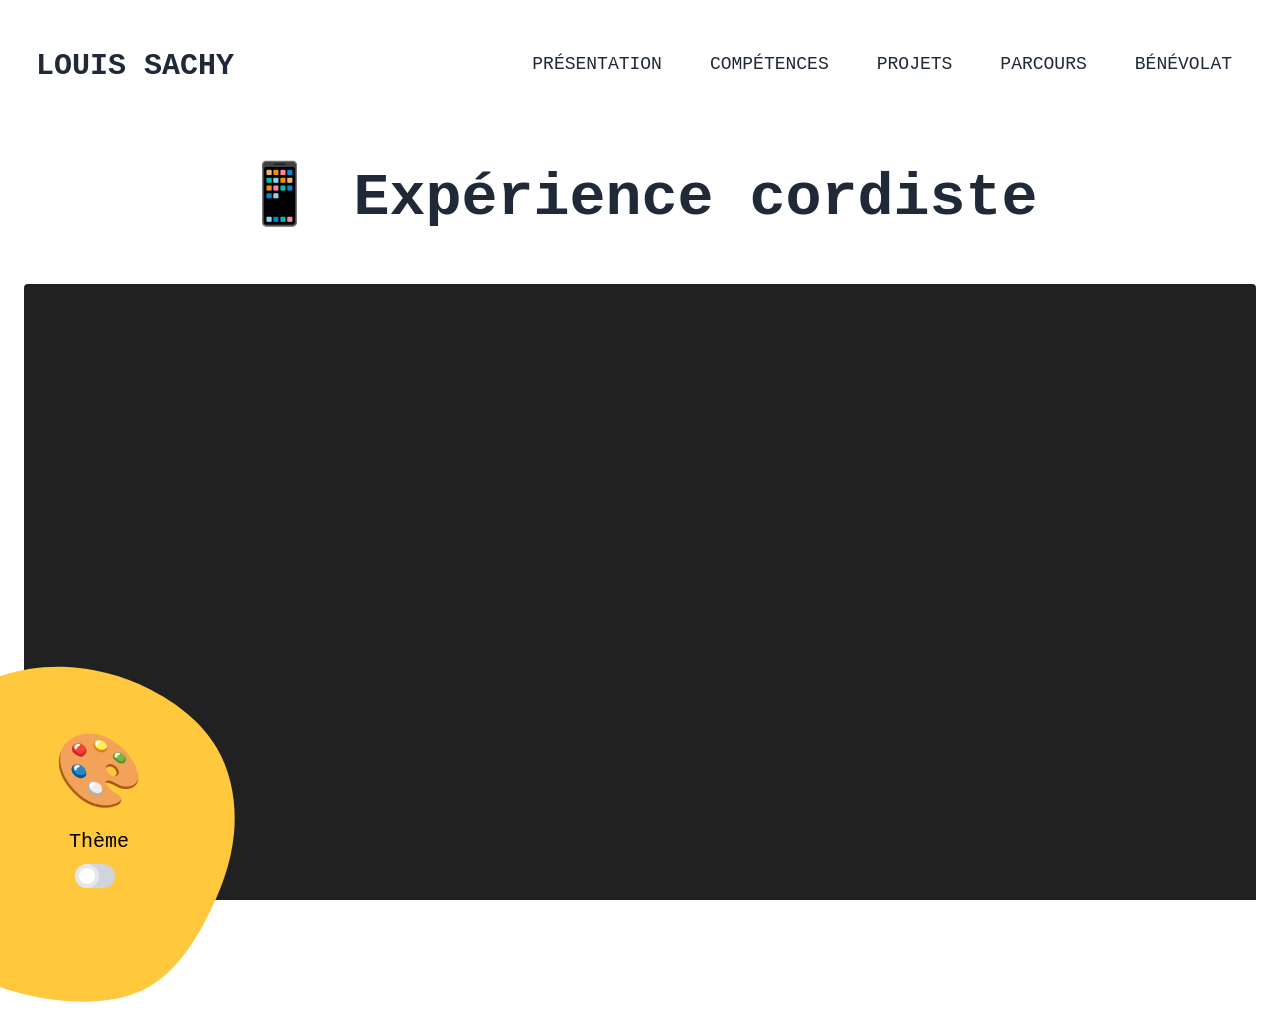
<file: projets/experience-cordiste.html>
<!DOCTYPE html>
<html lang="fr">
<head>
    <meta charset="utf-8"/>
    <meta name="author" content="Louis Sachy, louisachy@icloud.com">
    <meta name="description" content="Snack du projet Expérience Cordiste réalisé par Louis Sachy."/>
    <meta name="keywords" content="louis sachy, développeur, louis, amiens, développeur amiens, louis amiens, développeur mobile, louis sachy amiens, développeur mobile louis sachy"/>
    <meta name="language" content="fr-FR">
    <meta name="robots" content="index,follow"/>
    <meta name="subject" content="Projet Experience Cordiste">
    <meta name="viewport" content="width=device-width, initial-scale=1.0">
    <title>Louis SACHY - Expérience Cordiste</title>
    <script src="../assets/js/navbar.js"></script>
    <script src="../assets/js/theme.js"></script>
    <script src="../assets/libs/tailwind.js"></script>
    <script src="../assets/libs/fontawesome.js"></script>
    <script async src="../assets/libs/snack.js"></script>
</head>
<body class="font-mono bg-white relative lg:overflow-hidden lg:h-screen transition-colors duration-1000 theme">
    <div class="hidden md:block absolute -bottom-32 -left-32 w-96 h-96 z-40">
        <div class="absolute text-xl right-28 z-50 text-start top-1/4">
            <span class="text-7xl align-self">🎨</span>
            <p class="pt-4 text-center pb-2">Thème</p>
            <div class="flex justify-center">
                <div class="relative inline-block w-10 mr-2 align-middle select-none" id="test">
                    <input type="checkbox" name="themeToggle" id="themeToggle" onchange="changeTheme()" class="checked:bg-gray-800 outline-none focus:outline-none right-4 checked:right-0 duration-200 ease-in absolute block w-6 h-6 rounded-full bg-white border-4 appearance-none cursor-pointer"/>
                    <label for="themeToggle" class="block overflow-hidden h-6 rounded-full bg-gray-300 cursor-pointer"></label>
                </div>
            </div>
        </div>
        <svg viewBox="0 0 200 200" class="absolute w-full h-full" xmlns="http://www.w3.org/2000/svg">
            <path fill="#FFC83D" d="M44.7,-76.4C58.8,-69.2,71.8,-59.1,79.6,-45.8C87.4,-32.6,90,-16.3,88.5,-0.9C87,14.6,81.4,29.2,74.1,43.2C66.7,57.2,57.6,70.6,45,78.1C32.4,85.6,16.2,87.1,0.7,85.9C-14.8,84.7,-29.6,80.9,-43.9,74.4C-58.3,67.9,-72,58.7,-79.8,45.9C-87.7,33,-89.5,16.5,-88.9,0.3C-88.4,-15.9,-85.4,-31.7,-78.1,-45.4C-70.8,-59.1,-59.1,-70.6,-45.3,-77.9C-31.6,-85.3,-15.8,-88.5,-0.3,-88.1C15.3,-87.6,30.5,-83.5,44.7,-76.4Z" transform="translate(100 100)"/>
        </svg>
    </div>
    <main class="overflow-auto h-full">
        <header class="h-24 sm:h-32 flex items-center z-30 w-full">
            <div class="container mx-auto px-6 flex items-center justify-between">
                <div class="uppercase text-gray-800 font-black text-3xl flex items-center transition-colors duration-1000 theme">
                    <a href="../index.html" class="text-3xl ml-3 mt-1 hover:text-amber-400">Louis SACHY</a>
                </div>
                <div class="flex items-center">
                    <nav class="font-sen text-gray-800 uppercase text-lg md:flex items-center hidden transition-colors duration-1000 theme">
                        <a href="../presentation.html" class="py-2 px-6 flex hover:text-amber-400">Présentation</a>
                        <a href="../competences.html" class="py-2 px-6 flex hover:text-amber-400">Compétences</a>
                        <a href="../projets.html" class="py-2 px-6 flex hover:text-amber-400">Projets</a>
                        <a href="../parcours.html" class="py-2 px-6 flex hover:text-amber-400">Parcours</a>
                        <a href="../benevolat.html" class="py-2 px-6 flex hover:text-amber-400">Bénévolat</a>
                    </nav>
                    <button class="md:hidden flex flex-col ml-4" onclick="changeTheme()">
                        <i id="themeIcon" class="fa-solid fa-sun text-gray-800 hover:text-amber-400 text-3xl transition-colors duration-1000 theme"></i>
                    </button>
                    <button class="md:hidden flex flex-col ml-4" onclick="toggleNavbar()">
                        <i class="fas fa-bars-staggered text-gray-800 hover:text-amber-400 text-3xl transition-colors duration-1000 theme"></i>
                    </button>
                </div>
            </div>
        </header>
        <div class="hidden pb-4 md:hidden md:pb-0" id="mobile-menu">
            <ul class="font-sen text-gray-800 uppercase text-md md:flex items-center transition-colors duration-1000 theme">
                <li><a href="../presentation.html" class="flex hover:text-amber-400 py-4 pl-4 sm:pl-16">Présentation</a></li>
                <li><a href="../competences.html" class="flex hover:text-amber-400 py-4 pl-4 sm:pl-16">Compétences</a></li>
                <li><a href="../projets.html" class="flex hover:text-amber-400 py-4 pl-4 sm:pl-16">Projets</a></li>
                <li><a href="../parcours.html" class="flex hover:text-amber-400 py-4 pl-4 sm:pl-16">Parcours</a></li>
                <li><a href="../benevolat.html" class="flex hover:text-amber-400 py-4 pl-4 sm:pl-16">Bénévolat</a></li>
            </ul>
        </div>
        <div class="flex flex-col relative z-20 items-center mt-8">
            <h1 class="max-w-4xl text-4xl md:text-6xl font-bold text-gray-800 text-center py-2 transition-colors duration-1000 theme">
                📱 Expérience cordiste
            </h1>
            <div class="container flex flex-col justify-between items-center relative py-4 mt-8 mx-auto px-6">
                <div
                    data-snack-id="@loot1/gitlab.com-loot1-experience-cordiste@simple"
                    data-snack-dependencies="expo-av,expo-font,expo-status-bar,react-native-maps,react-native-screens,react-navigation/stack,react-native-reanimated,react-navigation/native,react-native-gesture-handler,react-navigation/bottom-tabs,react-native-safe-area-context,react-native-community/masked-view,react-native-vector-icons/Ionicons,react-native-vector-icons,prop-types"
                    data-snack-preview="true"
                    data-snack-platform="ios"
                    data-snack-theme="dark"
                    data-snack-loading="auto"
                    data-snack-name="Expérience Cordiste"
                    data-snack-description="Prévisualisation du projet Expérience Cordiste"
                    style="overflow:hidden;background:#212121;border:1px solid var(--color-border);border-radius:4px;height:665px;width:100%;"
                >
                </div>
            </div>
        </div>
        <footer class="w-full py-8">
            <div class="max-w-screen-xl mx-auto px-4">
                <div class="pt-8 flex max-w-xs mx-auto items-center justify-between">
                    <a href="mailto:louisachy@icloud.com" class="text-gray-800 transition-colors duration-1000 hover:transition-none theme">
                        <i class="fas fa-envelope text-2xl pr-8 hover:text-amber-400"></i>
                    </a>
                    <a href="https://www.linkedin.com/in/louis-sachy/" target="_blank" class="text-gray-800 transition-colors duration-1000 hover:transition-none theme">
                        <i class="fab fa-linkedin-in text-2xl pr-8 hover:text-amber-400"></i>
                    </a>
                    <a href="https://github.com/Loot1" target="_blank" class="text-gray-800 transition-colors duration-1000 theme">
                        <i class="fab fa-github text-2xl pr-8 hover:text-amber-400"></i>
                    </a>
                    <a href="https://gitlab.com/Loot1" target="_blank" class="text-gray-800 transition-colors duration-1000 hover:transition-none theme">
                        <i class="fab fa-gitlab text-2xl hover:text-amber-400"></i>
                    </a>
                </div>
                <div class="text-center text-gray-800 pt-10 sm:pt-12 font-light flex items-center justify-center transition-colors duration-1000 theme">
                    <span>Développé par 
                        <a href="https://www.linkedin.com/in/louis-sachy/" target="_blank" class="underline hover:text-amber-400"> Louis Sachy</a>
                    </span>
                </div>
            </div>
        </footer>
    </main>
</body>

</html>
</file>
